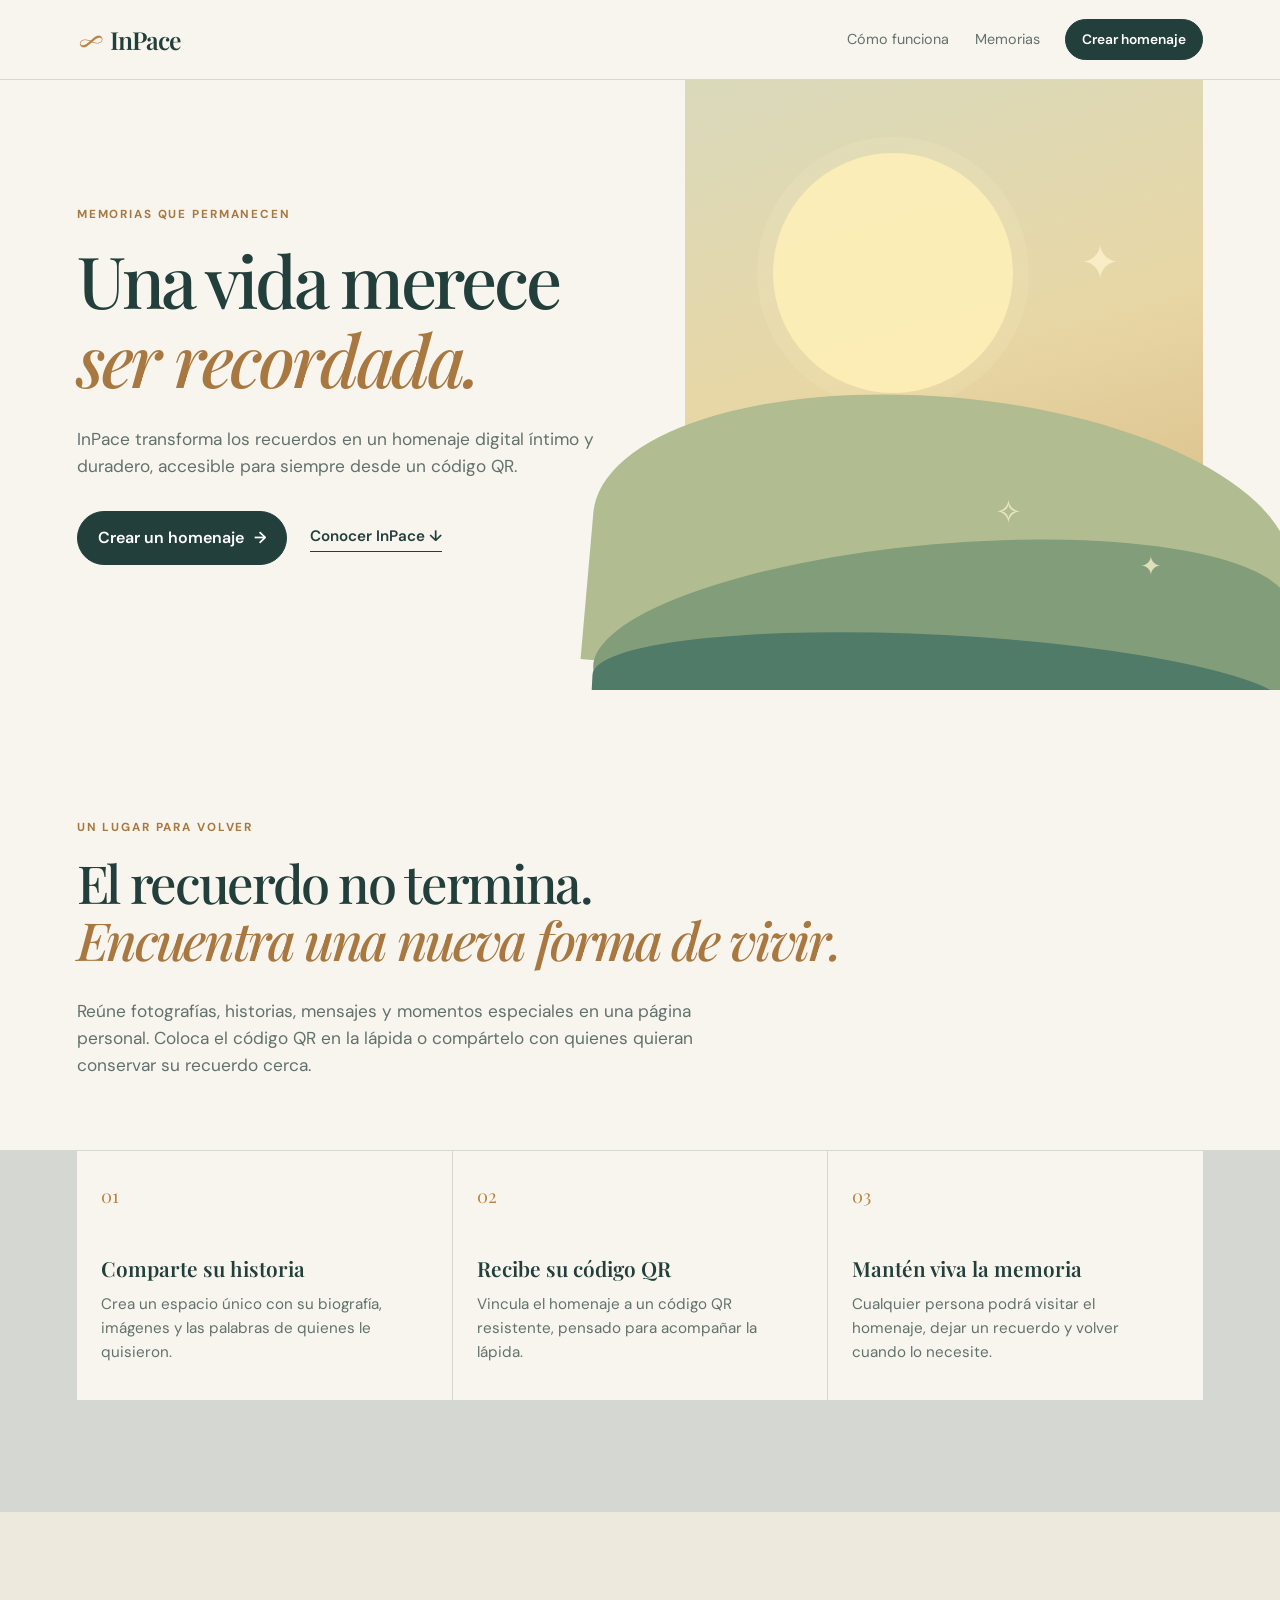
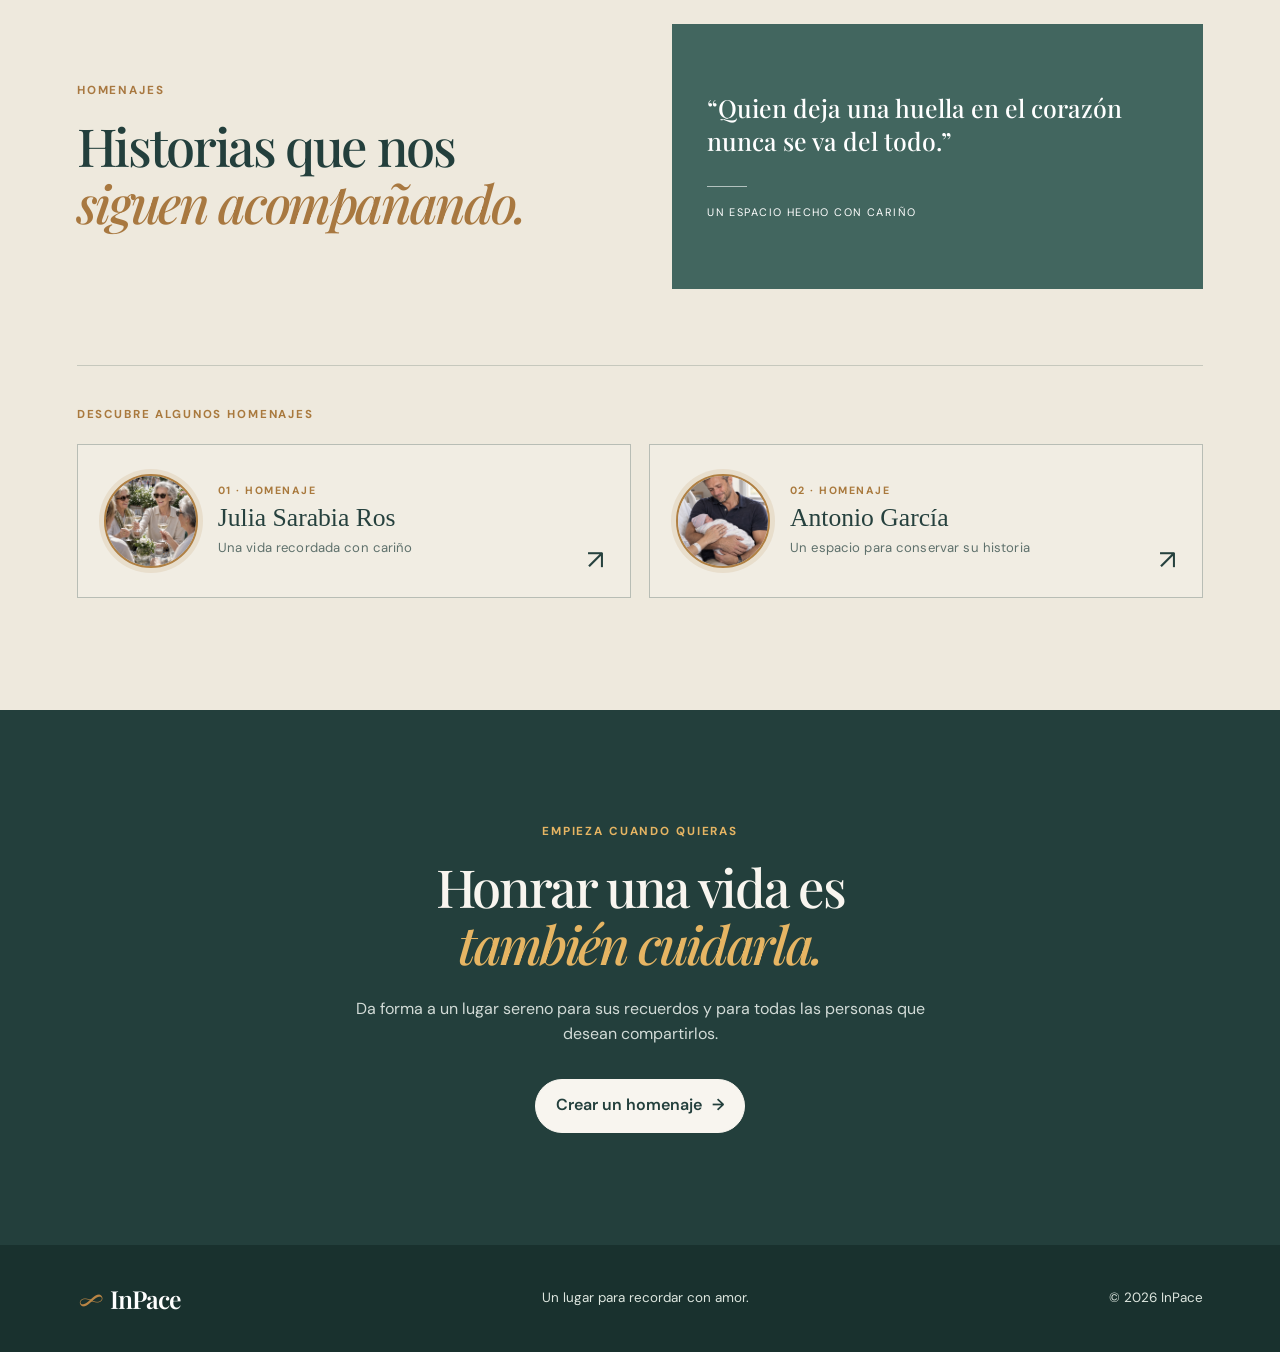
<file: index.html>
<!doctype html>
<html lang="es">
<head>
  <meta charset="UTF-8" />
  <meta name="viewport" content="width=device-width, initial-scale=1.0" />
  <meta name="description" content="InPace · Un espacio para honrar, recordar y compartir vidas que permanecen." />
  <title>InPace · Memorias que permanecen</title>
  <link rel="preconnect" href="https://fonts.googleapis.com" />
  <link rel="preconnect" href="https://fonts.gstatic.com" crossorigin />
  <link href="https://fonts.googleapis.com/css2?family=DM+Sans:wght@400;500;600;700&family=Playfair+Display:ital,wght@0,500;0,600;0,700;1,500&display=swap" rel="stylesheet" />
  <link rel="stylesheet" href="styles.css" />
</head>
<body>
  <header class="site-header">
    <a class="brand" href="#inicio" aria-label="InPace, inicio"><span class="brand-mark">∞</span>InPace</a>
    <nav aria-label="Navegación principal">
      <a href="#como-funciona">Cómo funciona</a>
      <a href="memoria-julia-sarabia-ros.html">Memorias</a>
      <a class="button button-small" href="crear-memoria.html">Crear homenaje</a>
    </nav>
    <a class="mobile-memories" href="memoria-julia-sarabia-ros.html">Memorias <span aria-hidden="true">→</span></a>
  </header>

  <main id="inicio">
    <section class="hero">
      <div class="hero-copy">
        <p class="eyebrow">MEMORIAS QUE PERMANECEN</p>
        <h1>Una vida merece<br /><em>ser recordada.</em></h1>
        <p class="lead">InPace transforma los recuerdos en un homenaje digital íntimo y duradero, accesible para siempre desde un código QR.</p>
        <div class="hero-actions">
          <a class="button" href="crear-memoria.html">Crear un homenaje <span aria-hidden="true">→</span></a>
          <a class="text-link" href="#como-funciona">Conocer InPace <span aria-hidden="true">↓</span></a>
        </div>
      </div>
      <div class="hero-art" aria-hidden="true">
        <div class="sun"></div>
        <div class="horizon horizon-one"></div>
        <div class="horizon horizon-two"></div>
        <div class="horizon horizon-three"></div>
        <div class="flower flower-one">✦</div>
        <div class="flower flower-two">✧</div>
        <div class="flower flower-three">✦</div>
      </div>
    </section>

    <section class="intro" id="como-funciona">
      <p class="eyebrow">UN LUGAR PARA VOLVER</p>
      <h2>El recuerdo no termina.<br /><em>Encuentra una nueva forma de vivir.</em></h2>
      <p>Reúne fotografías, historias, mensajes y momentos especiales en una página personal. Coloca el código QR en la lápida o compártelo con quienes quieran conservar su recuerdo cerca.</p>
    </section>

    <section class="steps">
      <article>
        <span class="step-number">01</span>
        <h3>Comparte su historia</h3>
        <p>Crea un espacio único con su biografía, imágenes y las palabras de quienes le quisieron.</p>
      </article>
      <article>
        <span class="step-number">02</span>
        <h3>Recibe su código QR</h3>
        <p>Vincula el homenaje a un código QR resistente, pensado para acompañar la lápida.</p>
      </article>
      <article>
        <span class="step-number">03</span>
        <h3>Mantén viva la memoria</h3>
        <p>Cualquier persona podrá visitar el homenaje, dejar un recuerdo y volver cuando lo necesite.</p>
      </article>
    </section>

    <section class="memories" id="memorias">
      <div>
        <p class="eyebrow">HOMENAJES</p>
        <h2>Historias que nos<br /><em>siguen acompañando.</em></h2>
      </div>
      <div class="memory-card">
        <p class="quote">“Quien deja una huella en el corazón nunca se va del todo.”</p>
        <div class="card-line"></div>
        <p class="card-label">UN ESPACIO HECHO CON CARIÑO</p>
      </div>
      <div class="memory-examples" aria-label="Ejemplos de memorias">
  <p class="memory-examples-label">DESCUBRE ALGUNOS HOMENAJES</p>
  <div class="memory-examples-grid">
    <a class="memory-example-card" href="memoria-julia-sarabia-ros.html">
      <span class="memory-example-photo">
        <img
          src="images/08 - Jubilación con amigas.jpg"
          alt="Julia Sarabia Ros con su familia"
        />
      </span>

      <span class="memory-example-content">
        <span class="memory-example-number">01 · HOMENAJE</span>
        <span class="memory-example-title">Julia Sarabia Ros</span>
        <span class="memory-example-subtitle">Una vida recordada con cariño</span>
      </span>

      <span class="memory-example-arrow" aria-hidden="true">↗</span>
    </a>

    <a class="memory-example-card" href="memoria-antonio-garcia.html">
      <span class="memory-example-photo">
        <img
          src="images/antonio-garcia/H05 - Nacimiento de su hija.jpg"
          alt="Antonio García el día de su boda"
        />
      </span>

      <span class="memory-example-content">
        <span class="memory-example-number">02 · HOMENAJE</span>
        <span class="memory-example-title">Antonio García</span>
        <span class="memory-example-subtitle">Un espacio para conservar su historia</span>
      </span>

      <span class="memory-example-arrow" aria-hidden="true">↗</span>
    </a>
  </div>
</div>
</section>
    <section class="cta" id="crear">
      <p class="eyebrow">EMPIEZA CUANDO QUIERAS</p>
      <h2>Honrar una vida es<br /><em>también cuidarla.</em></h2>
      <p>Da forma a un lugar sereno para sus recuerdos y para todas las personas que desean compartirlos.</p>
      <a class="button button-light" href="crear-memoria.html">Crear un homenaje <span aria-hidden="true">→</span></a>
    </section>
  </main>

  <footer>
    <a class="brand" href="#inicio"><span class="brand-mark">∞</span>InPace</a>
    <p>Un lugar para recordar con amor.</p>
    <p>© <span id="year"></span> InPace</p>
  </footer>
  <script src="script.js"></script>
</body>
</html>
</file>
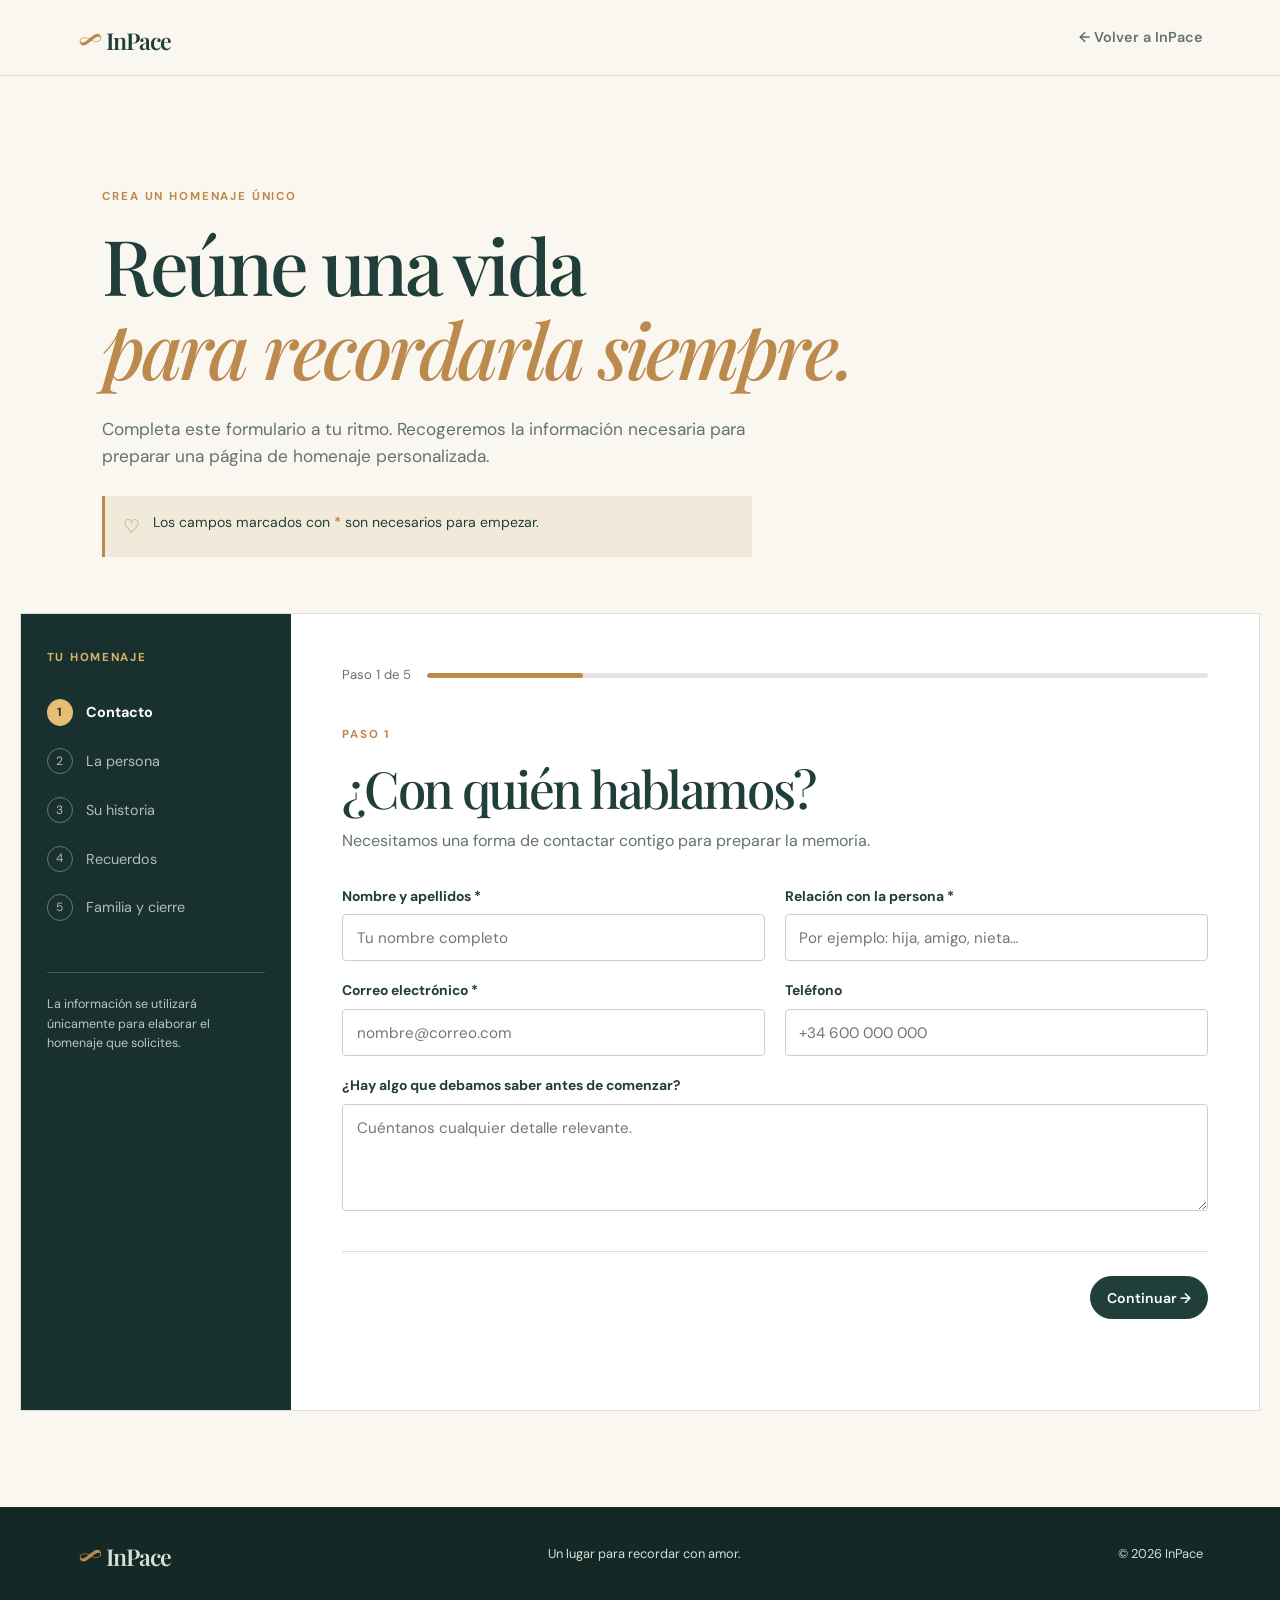
<file: crear-memoria.html>
<!doctype html>
<html lang="es"><head><meta charset="UTF-8"><meta name="viewport" content="width=device-width,initial-scale=1.0"><meta name="description" content="Formulario de InPace para solicitar la creación de una nueva memoria."><title>Crear una memoria | InPace</title><link rel="preconnect" href="https://fonts.googleapis.com"><link rel="preconnect" href="https://fonts.gstatic.com" crossorigin><link href="https://fonts.googleapis.com/css2?family=DM+Sans:wght@400;500;600;700&family=Playfair+Display:ital,wght@0,500;0,600;0,700;1,500&display=swap" rel="stylesheet"><link rel="stylesheet" href="crear-memoria.css"></head><body><header class="topbar"><a class="brand" href="index.html"><span>∞</span> InPace</a><a class="back-link" href="index.html">← Volver a InPace</a></header><main><section class="intro"><p class="eyebrow">CREA UN HOMENAJE ÚNICO</p><h1>Reúne una vida<br><em>para recordarla siempre.</em></h1><p>Completa este formulario a tu ritmo. Recogeremos la información necesaria para preparar una página de homenaje personalizada.</p><div class="notice"><span>♡</span><p>Los campos marcados con <b>*</b> son necesarios para empezar.</p></div></section><section class="form-shell" aria-label="Formulario para crear una memoria"><aside class="steps-panel"><p class="steps-label">TU HOMENAJE</p><ol id="stepList"><li class="active"><span>1</span>Contacto</li><li><span>2</span>La persona</li><li><span>3</span>Su historia</li><li><span>4</span>Recuerdos</li><li><span>5</span>Familia y cierre</li></ol><p class="privacy-note">La información se utilizará únicamente para elaborar el homenaje que solicites.</p></aside><form id="memoryForm" novalidate><div class="progress"><span id="progressText">Paso 1 de 5</span><div class="progress-track"><i id="progressBar"></i></div></div><section class="form-step active"><div class="form-heading"><p class="eyebrow">PASO 1</p><h2>¿Con quién hablamos?</h2><p>Necesitamos una forma de contactar contigo para preparar la memoria.</p></div><div class="fields two-cols"><label>Nombre y apellidos *<input required name="contact_name" autocomplete="name" placeholder="Tu nombre completo"></label><label>Relación con la persona *<input required name="relationship" placeholder="Por ejemplo: hija, amigo, nieta…"></label><label>Correo electrónico *<input required type="email" name="email" autocomplete="email" placeholder="nombre@correo.com"></label><label>Teléfono <input type="tel" name="phone" autocomplete="tel" placeholder="+34 600 000 000"></label></div><label class="full-field">¿Hay algo que debamos saber antes de comenzar?<textarea name="contact_notes" rows="4" placeholder="Cuéntanos cualquier detalle relevante."></textarea></label></section><section class="form-step"><div class="form-heading"><p class="eyebrow">PASO 2</p><h2>La persona homenajeada</h2><p>Estos datos formarán la cabecera de su memoria.</p></div><div class="fields two-cols"><label>Nombre y apellidos *<input required name="person_name" placeholder="Nombre completo"></label><label>Nombre con el que le conocían<input name="preferred_name" placeholder="Por ejemplo: Julia, Yaya…"></label><label>Fecha de nacimiento *<input required type="date" name="birth_date"></label><label>Fecha de fallecimiento *<input required type="date" name="death_date"></label><label>Lugar de nacimiento<input name="birth_place" placeholder="Ciudad o localidad"></label><label>Lugar de despedida o descanso<input name="resting_place" placeholder="Opcional"></label></div><label class="full-field">Frase principal o dedicatoria<input name="hero_quote" placeholder="Por ejemplo: Su amor sigue viviendo en cada uno de nosotros."></label><div class="upload-box"><label for="heroPhoto">Fotografía principal</label><input id="heroPhoto" name="hero_photo" type="file" accept="image/*"><p>Elige una imagen que represente su esencia.</p></div><div class="fields two-cols"><label>Color principal<select name="color_theme"><option value="verde">Verde sereno</option><option value="azul">Azul profundo</option><option value="tierra">Tonos tierra</option><option value="lavanda">Lavanda suave</option></select></label><label>Visibilidad inicial<select name="visibility"><option value="privada">Privada: solo con enlace</option><option value="publica">Pública: visible para cualquiera</option></select></label></div></section><section class="form-step"><div class="form-heading"><p class="eyebrow">PASO 3</p><h2>Su historia</h2><p>Da forma a la introducción y a los momentos que dibujaron su camino.</p></div><label class="full-field">Texto de presentación *<textarea required name="biography" rows="7" placeholder="Describe quién fue, qué le definía y qué legado dejó…"></textarea></label><label class="full-field">Título para la línea del tiempo<input name="timeline_title" placeholder="Por ejemplo: Momentos que dibujaron su camino."></label><div class="repeat-header"><div><h3>Línea del tiempo</h3><p>Añade hasta 12 hitos: infancia, estudios, relaciones, trabajo, viajes o logros.</p></div><button class="secondary-button add-item" type="button" data-target="timelineItems" data-template="timelineTemplate" data-limit="12">+ Añadir hito</button></div><div id="timelineItems" class="repeat-list"></div><template id="timelineTemplate"><article class="repeat-card"><div class="card-top"><strong>Hito <span class="item-number"></span></strong><button class="remove-item" type="button">Eliminar</button></div><div class="fields three-cols"><label>Año o fecha<input name="timeline_date[]" placeholder="Ej.: 1974"></label><label class="span-two">Título<input name="timeline_title[]" placeholder="Ej.: Una boda para recordar"></label></div><label>Descripción<textarea name="timeline_description[]" rows="3" placeholder="Explica este recuerdo."></textarea></label></article></template></section><section class="form-step"><div class="form-heading"><p class="eyebrow">PASO 4</p><h2>Imágenes y palabras</h2><p>Reúne las fotografías, condolencias y tributos que harán único el homenaje.</p></div><div class="repeat-header"><div><h3>Galería de recuerdos</h3><p>Sube imágenes y añade una fecha o descripción.</p></div><button class="secondary-button add-item" type="button" data-target="galleryItems" data-template="galleryTemplate" data-limit="20">+ Añadir fotografía</button></div><div id="galleryItems" class="repeat-list compact"></div><template id="galleryTemplate"><article class="repeat-card"><div class="card-top"><strong>Fotografía <span class="item-number"></span></strong><button class="remove-item" type="button">Eliminar</button></div><div class="fields three-cols"><label class="span-two">Imagen<input name="gallery_image[]" type="file" accept="image/*"></label><label>Año o fecha<input name="gallery_date[]" placeholder="Ej.: 1996"></label></div><label>Pie de foto<input name="gallery_caption[]" placeholder="Ej.: El viaje que siempre soñó"></label></article></template><div class="repeat-header separation"><div><h3>Libro de condolencias</h3><p>Puedes incluir hasta 10 mensajes.</p></div><button class="secondary-button add-item" type="button" data-target="condolenceItems" data-template="condolenceTemplate" data-limit="10">+ Añadir mensaje</button></div><div id="condolenceItems" class="repeat-list"></div><template id="condolenceTemplate"><article class="repeat-card"><div class="card-top"><strong>Mensaje <span class="item-number"></span></strong><button class="remove-item" type="button">Eliminar</button></div><div class="fields two-cols"><label>Nombre de quien escribe<input name="condolence_author[]" placeholder="Nombre y apellidos"></label><label>Relación<input name="condolence_relation[]" placeholder="Ej.: amiga, hijo, compañero"></label></div><label>Mensaje<textarea name="condolence_message[]" rows="4" placeholder="Escribe el recuerdo o despedida."></textarea></label></article></template><div class="repeat-header separation"><div><h3>Tributos y pequeños recuerdos</h3><p>Estas tarjetas resumen gestos, cualidades o historias que le definían.</p></div><button class="secondary-button add-item" type="button" data-target="tributeItems" data-template="tributeTemplate" data-limit="12">+ Añadir tributo</button></div><div id="tributeItems" class="repeat-list"></div><template id="tributeTemplate"><article class="repeat-card"><div class="card-top"><strong>Tributo <span class="item-number"></span></strong><button class="remove-item" type="button">Eliminar</button></div><div class="fields two-cols"><label>Título<input name="tribute_title[]" placeholder="Ej.: Una mesa para todos"></label><label>Autor o procedencia<input name="tribute_author[]" placeholder="Ej.: Recuerdo de Laura"></label></div><label>Texto<textarea name="tribute_text[]" rows="3" placeholder="Cuenta este pequeño gran gesto."></textarea></label></article></template></section><section class="form-step"><div class="form-heading"><p class="eyebrow">PASO 5</p><h2>Familia y cierre</h2><p>Completa el árbol familiar y las preferencias de publicación.</p></div><div class="family-box"><h3>Árbol genealógico</h3><p>Añade familiares de hasta tres generaciones por encima y tres por debajo.</p><div class="repeat-header"><span></span><button class="secondary-button add-item" type="button" data-target="familyItems" data-template="familyTemplate" data-limit="30">+ Añadir familiar</button></div><div id="familyItems" class="repeat-list"></div></div><template id="familyTemplate"><article class="repeat-card"><div class="card-top"><strong>Familiar <span class="item-number"></span></strong><button class="remove-item" type="button">Eliminar</button></div><div class="fields three-cols"><label>Nombre<input name="family_name[]" placeholder="Nombre y apellidos"></label><label>Vínculo<select name="family_relation[]"><option>Bisabuelo/a</option><option>Abuelo/a</option><option>Padre / madre</option><option>Esposo/a o pareja</option><option>Hijo/a</option><option>Nieto/a</option><option>Bisnieto/a</option><option>Otro</option></select></label><label>Generación<select name="family_generation[]"><option value="-3">3 arriba: bisabuelo/a</option><option value="-2">2 arriba: abuelo/a</option><option value="-1">1 arriba: padre/madre</option><option value="0">Misma generación: pareja</option><option value="1">1 abajo: hijo/a</option><option value="2">2 abajo: nieto/a</option><option value="3">3 abajo: bisnieto/a</option></select></label></div></article></template><div class="closing-fields"><label class="full-field">Frase de cierre<input name="closing_quote" placeholder="Por ejemplo: Las personas que amamos no se van del todo."></label><label class="full-field">Texto de cierre<textarea name="closing_text" rows="4" placeholder="Un último texto para despedir y agradecer."></textarea></label></div><fieldset class="options"><legend>Servicios opcionales</legend><label><input type="checkbox" name="qr"> Quiero recibir un código QR para enlazar la memoria desde una lápida, placa o recuerdo.</label><label><input type="checkbox" name="editing"> Quiero poder solicitar futuras actualizaciones.</label><label><input type="checkbox" name="help"> Necesito ayuda para reunir o redactar los recuerdos.</label></fieldset><fieldset class="consent"><legend>Consentimiento</legend><label><input required type="checkbox" name="permission"> <span>Confirmo que dispongo de autorización para compartir fotografías, textos y datos. *</span></label><label><input required type="checkbox" name="privacy"> <span>Acepto que InPace use estos datos para preparar la memoria solicitada. *</span></label></fieldset></section><div class="form-actions"><button id="prevButton" class="secondary-button" type="button">← Anterior</button><button id="nextButton" class="primary-button" type="button">Continuar →</button><button id="submitButton" class="primary-button" type="submit">Enviar solicitud de memoria →</button></div><p id="formMessage" class="form-message" role="status" aria-live="polite"></p></form></section></main><footer class="site-footer"><a class="brand" href="index.html"><span>∞</span> InPace</a><p>Un lugar para recordar con amor.</p><p>© <span id="year"></span> InPace</p></footer><script src="crear-memoria.js"></script></body></html>
</file>
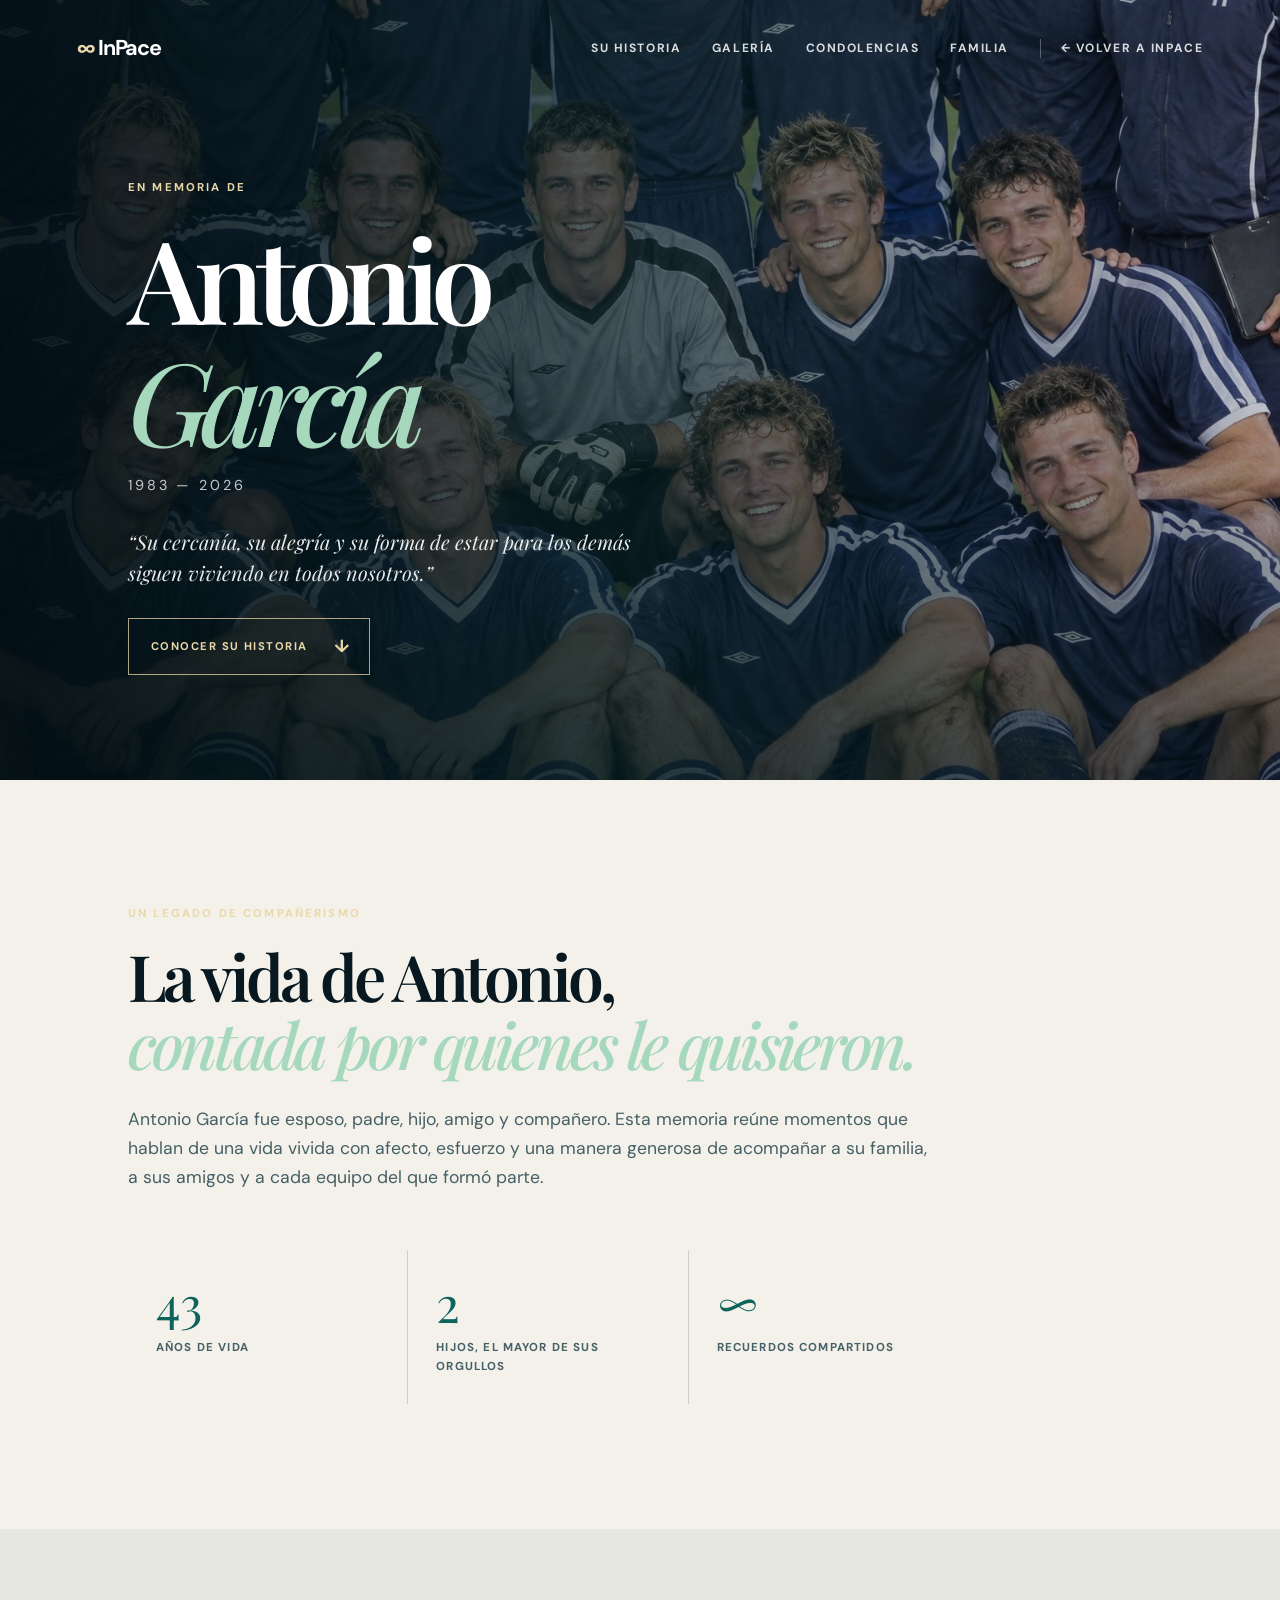
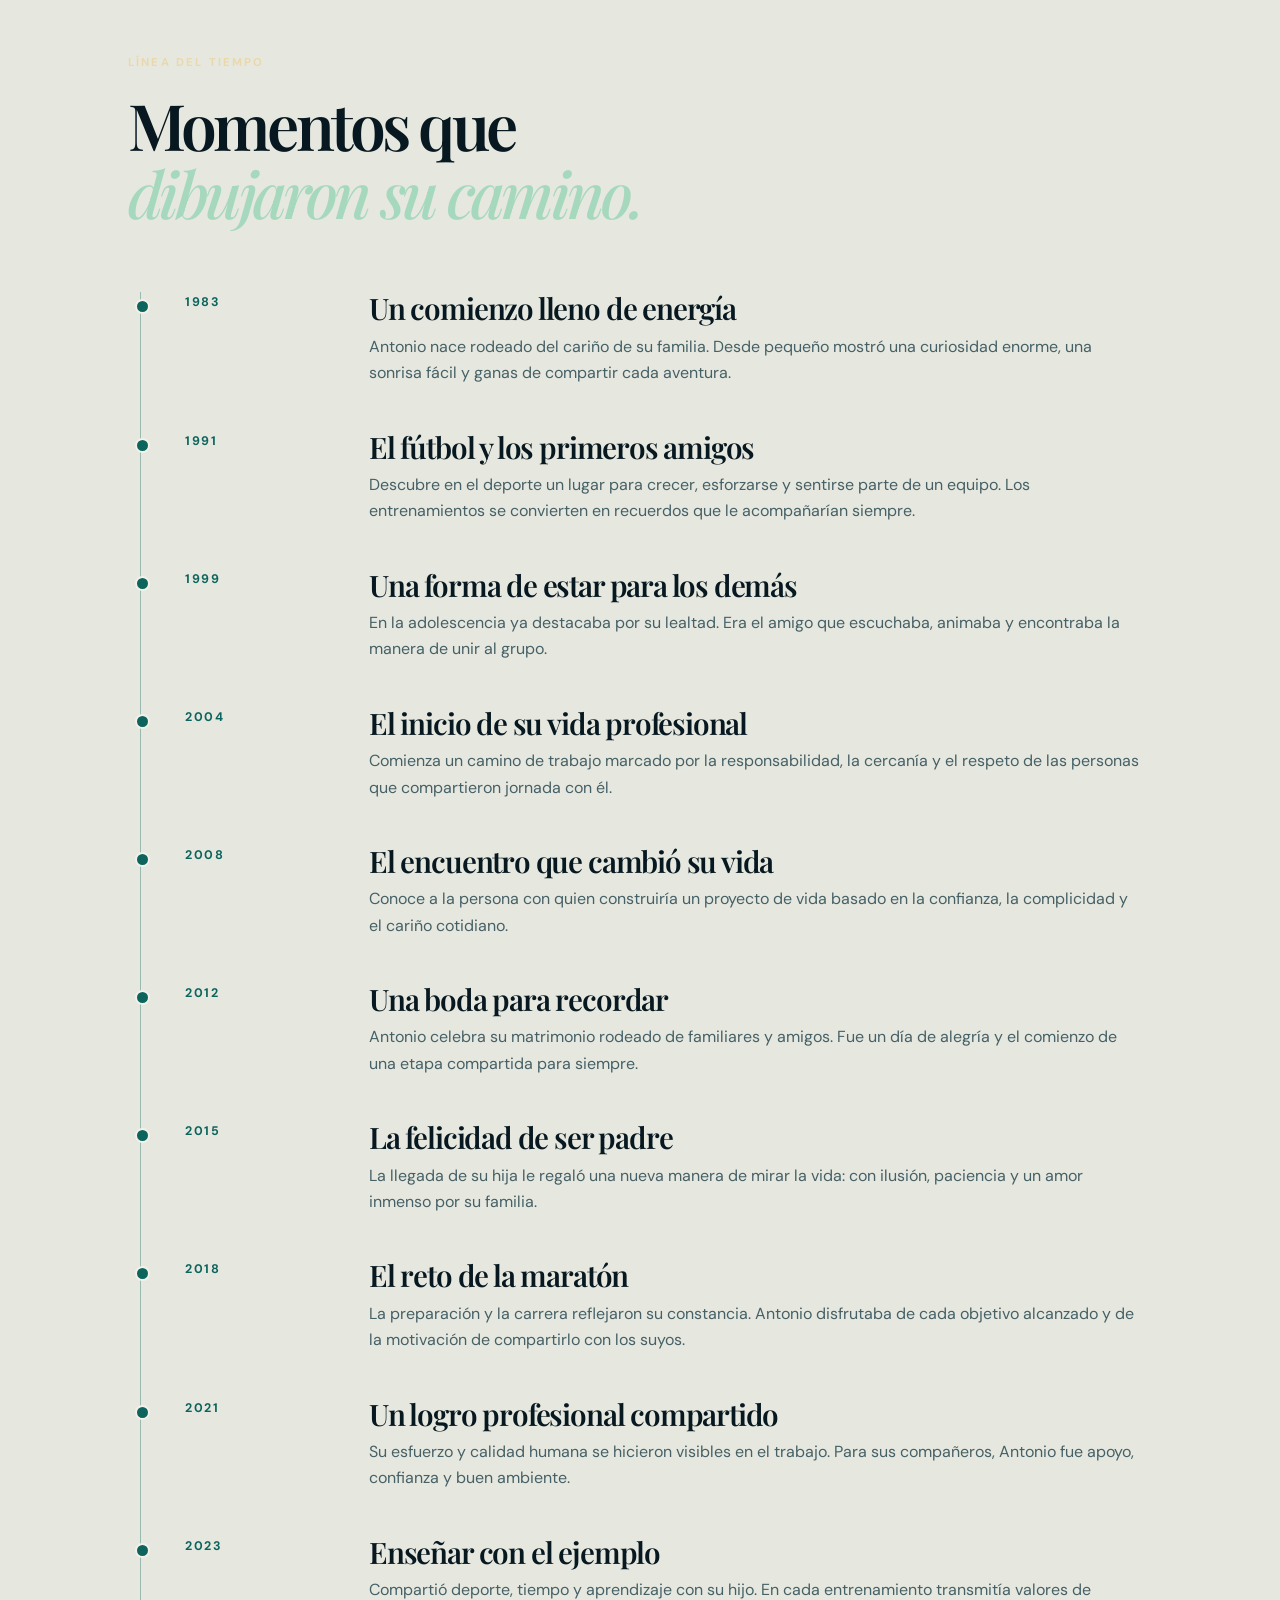
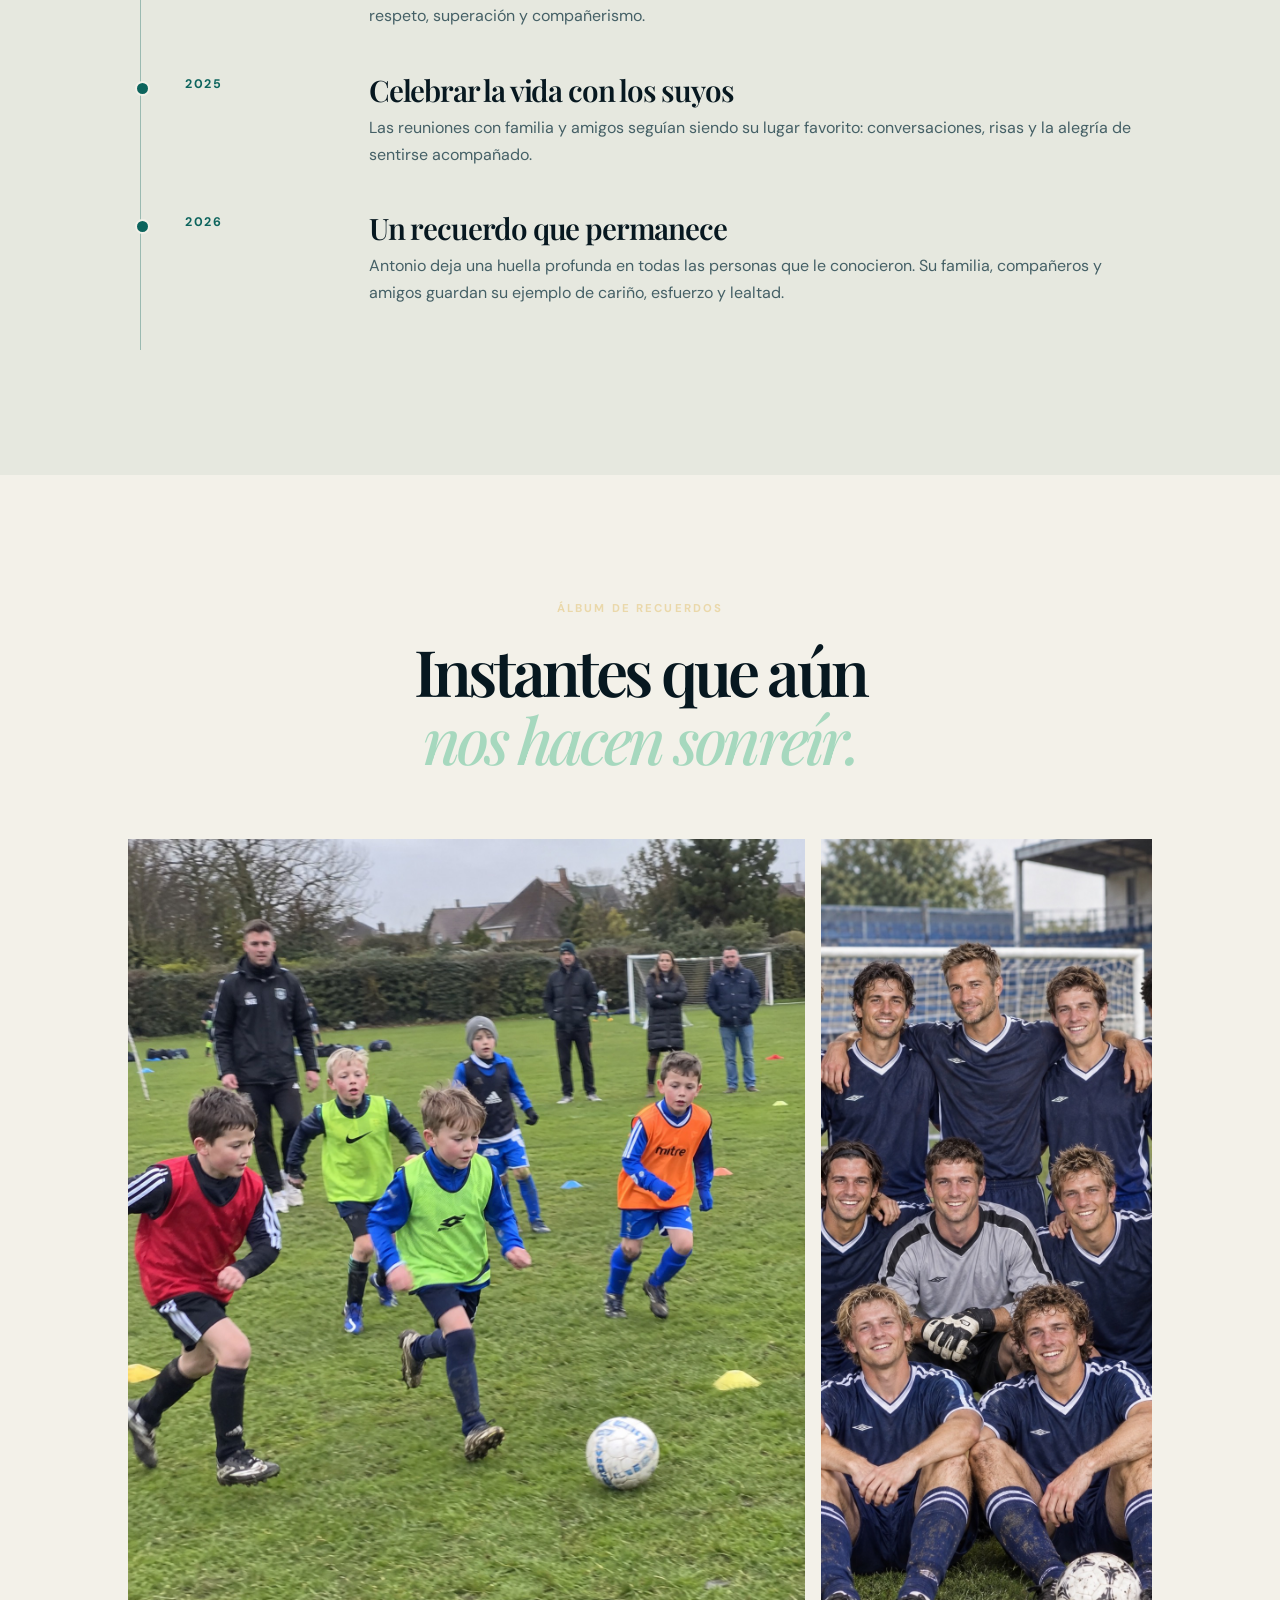
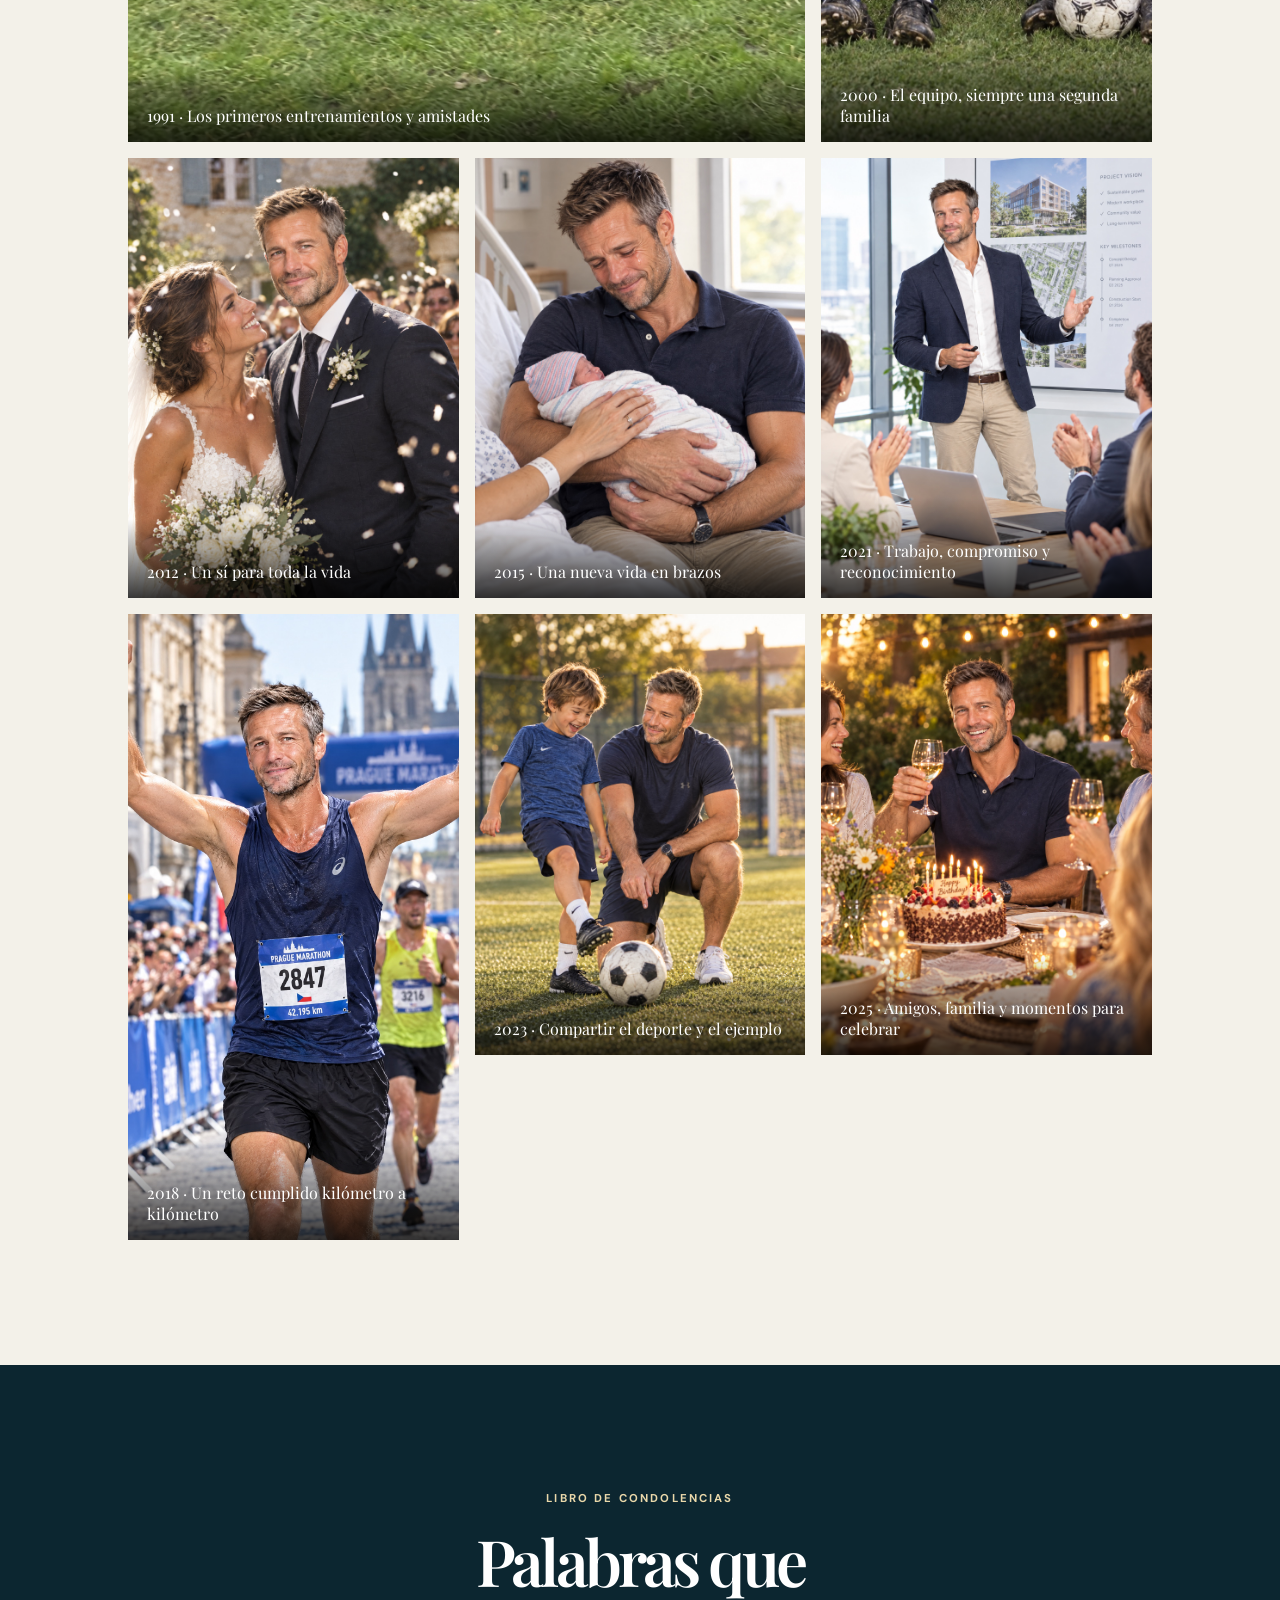
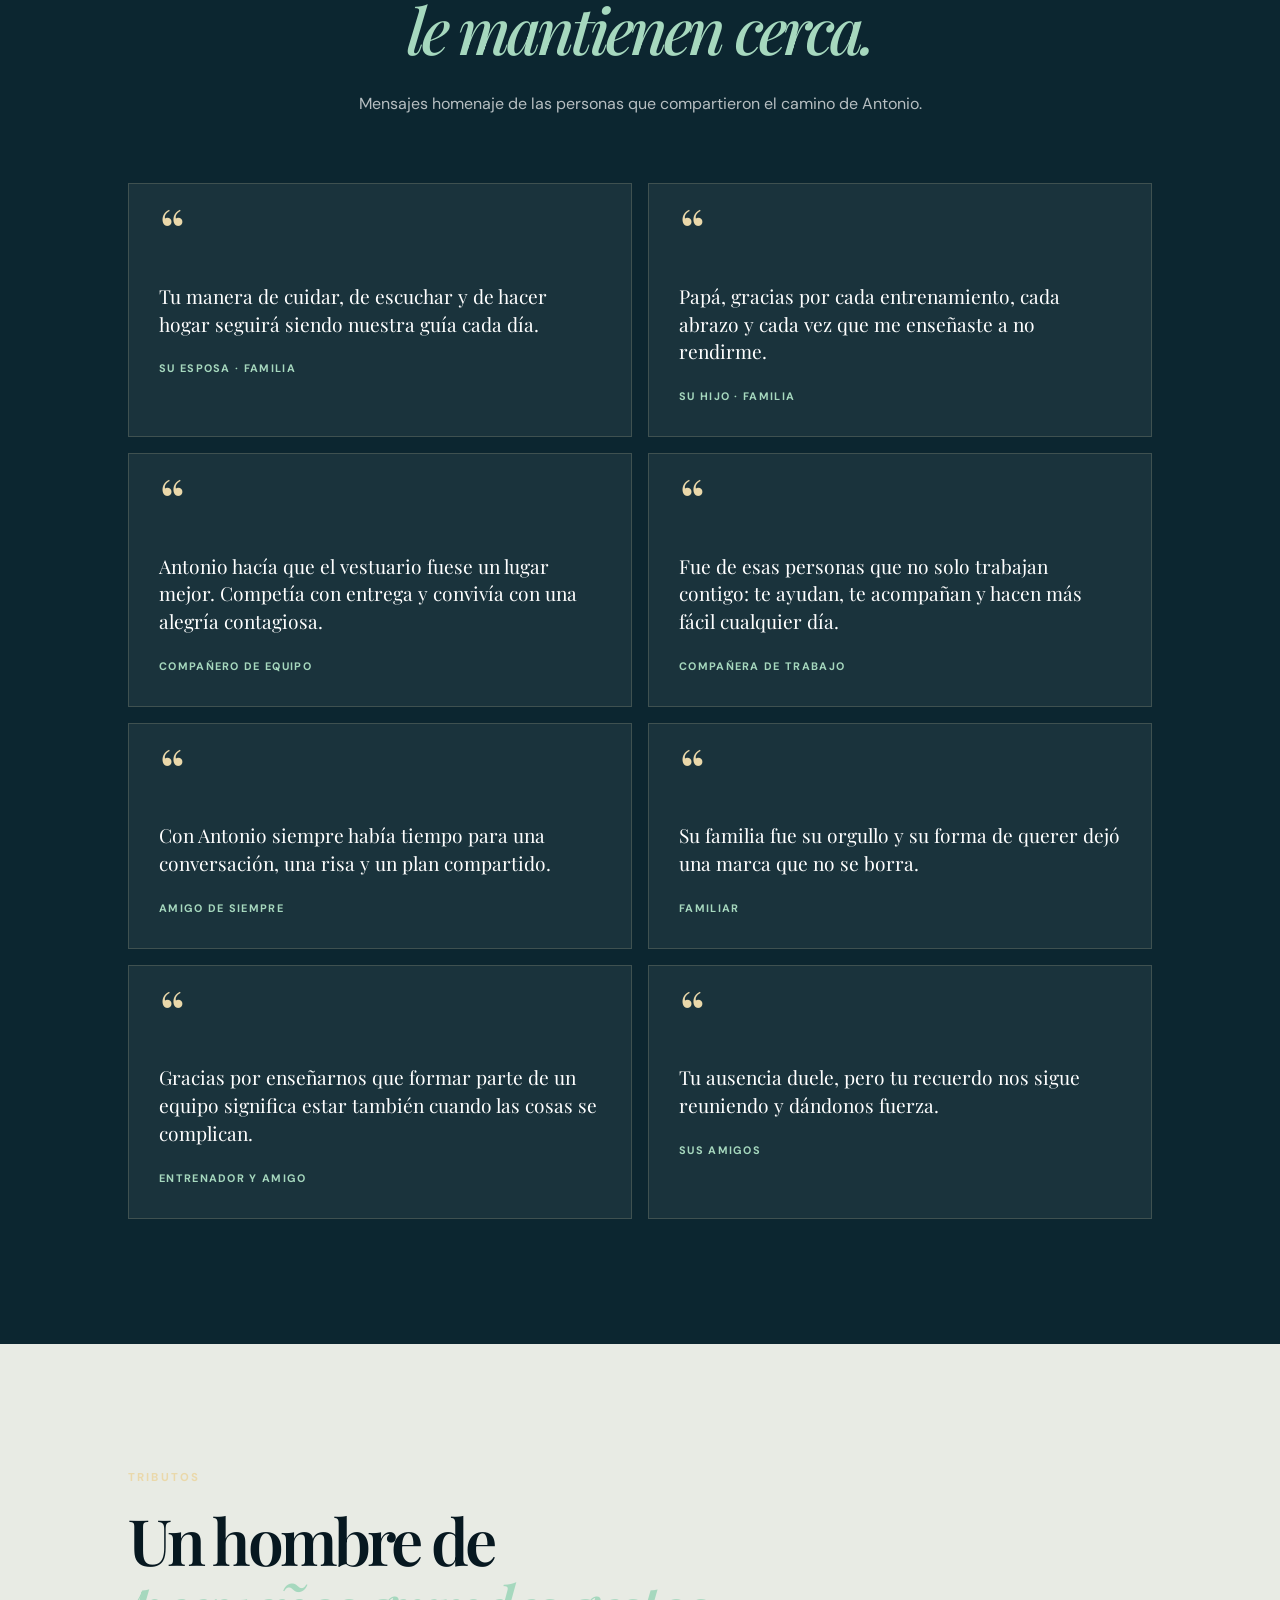
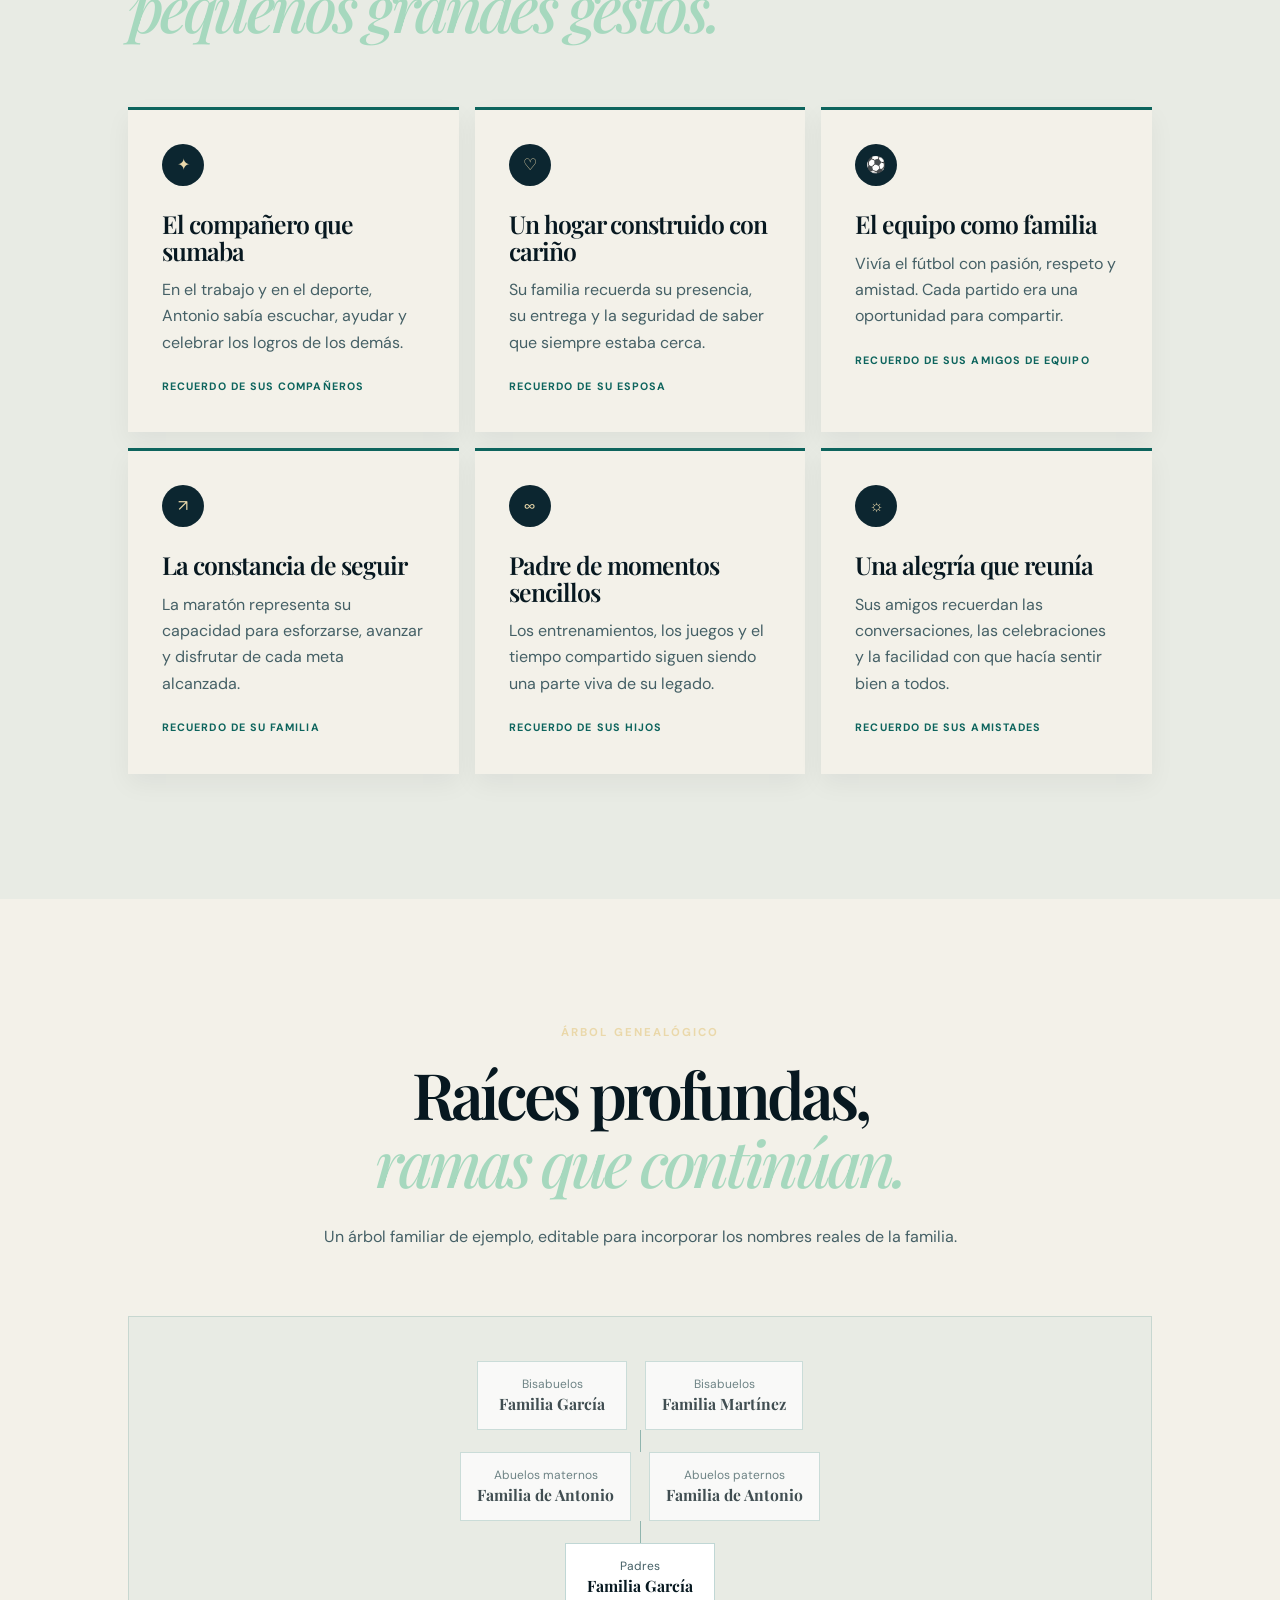
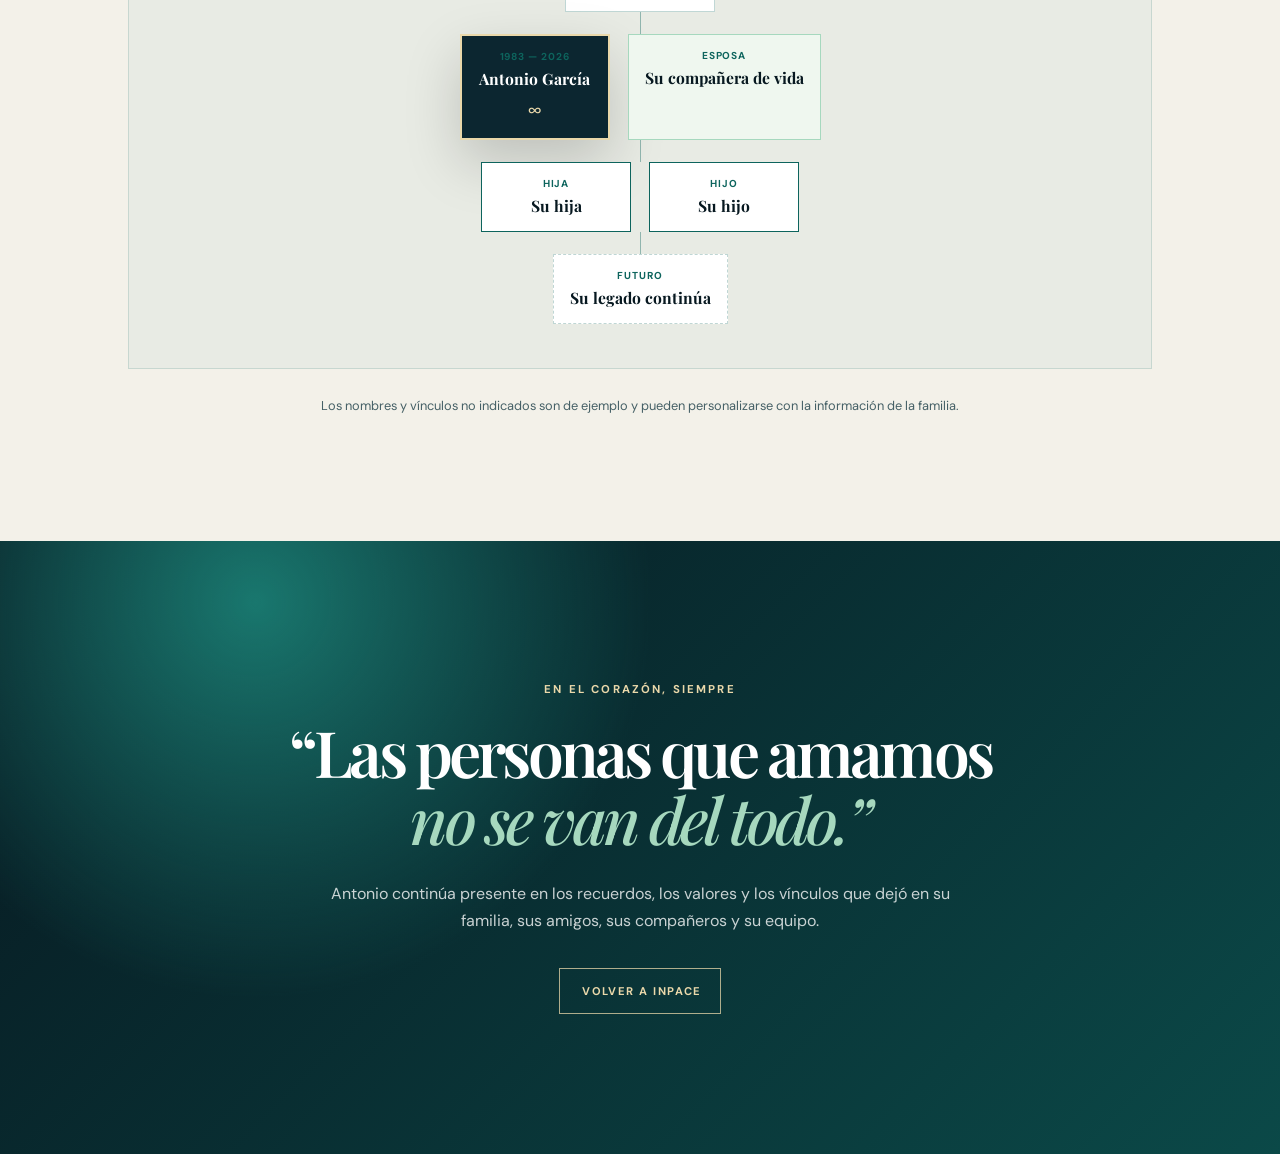
<file: memoria-antonio-garcia.html>
<!doctype html>
<html lang="es">
<head>
  <meta charset="UTF-8" />
  <meta name="viewport" content="width=device-width, initial-scale=1.0" />
  <meta name="description" content="Homenaje a Antonio García (1983–2026)." />
  <title>Antonio García · 1983–2026 | InPace</title>
  <link rel="preconnect" href="https://fonts.googleapis.com" />
  <link rel="preconnect" href="https://fonts.gstatic.com" crossorigin />
  <link href="https://fonts.googleapis.com/css2?family=DM+Sans:wght@400;500;600;700&family=Playfair+Display:ital,wght@0,500;0,600;0,700;1,500&display=swap" rel="stylesheet" />
  <link rel="stylesheet" href="memoria-antonio-garcia.css" />
</head>
<body>
  <header class="topbar">
    <a class="brand" href="index.html"><span>∞</span> InPace</a>
    <button class="menu-button" type="button" aria-label="Abrir navegación" aria-expanded="false">☰</button>
    <nav id="nav">
      <a href="#historia">Su historia</a>
      <a href="#galeria">Galería</a>
      <a href="#condolencias">Condolencias</a>
      <a href="#familia">Familia</a>
      <a class="back" href="index.html">← Volver a InPace</a>
    </nav>
  </header>

  <main>
    <section class="hero">
      <img class="hero-image" src="images/antonio-garcia/H02%20-%20Foto%20con%20el%20equipo%20de%20fu%CC%81tbol.jpg" alt="Antonio con su equipo de fútbol" />
      <div class="hero-shade"></div>
      <div class="hero-content">
        <p class="eyebrow">EN MEMORIA DE</p>
        <h1>Antonio<br /><em>García</em></h1>
        <p class="dates">1983 — 2026</p>
        <p class="hero-quote">“Su cercanía, su alegría y su forma de estar para los demás siguen viviendo en todos nosotros.”</p>
        <a class="scroll-link" href="#historia">Conocer su historia <span>↓</span></a>
      </div>
    </section>

    <section class="welcome" id="historia">
      <p class="eyebrow">UN LEGADO DE COMPAÑERISMO</p>
      <h2>La vida de Antonio,<br /><em>contada por quienes le quisieron.</em></h2>
      <p>Antonio García fue esposo, padre, hijo, amigo y compañero. Esta memoria reúne momentos que hablan de una vida vivida con afecto, esfuerzo y una manera generosa de acompañar a su familia, a sus amigos y a cada equipo del que formó parte.</p>
      <div class="facts">
        <div><span>43</span><small>Años de vida</small></div>
        <div><span>2</span><small>Hijos, el mayor de sus orgullos</small></div>
        <div><span>∞</span><small>Recuerdos compartidos</small></div>
      </div>
    </section>

    <section class="timeline-section">
      <div class="section-title">
        <p class="eyebrow">LÍNEA DEL TIEMPO</p>
        <h2>Momentos que<br /><em>dibujaron su camino.</em></h2>
      </div>
      <ol class="timeline">
        <li><time>1983</time><div><h3>Un comienzo lleno de energía</h3><p>Antonio nace rodeado del cariño de su familia. Desde pequeño mostró una curiosidad enorme, una sonrisa fácil y ganas de compartir cada aventura.</p></div></li>
        <li><time>1991</time><div><h3>El fútbol y los primeros amigos</h3><p>Descubre en el deporte un lugar para crecer, esforzarse y sentirse parte de un equipo. Los entrenamientos se convierten en recuerdos que le acompañarían siempre.</p></div></li>
        <li><time>1999</time><div><h3>Una forma de estar para los demás</h3><p>En la adolescencia ya destacaba por su lealtad. Era el amigo que escuchaba, animaba y encontraba la manera de unir al grupo.</p></div></li>
        <li><time>2004</time><div><h3>El inicio de su vida profesional</h3><p>Comienza un camino de trabajo marcado por la responsabilidad, la cercanía y el respeto de las personas que compartieron jornada con él.</p></div></li>
        <li><time>2008</time><div><h3>El encuentro que cambió su vida</h3><p>Conoce a la persona con quien construiría un proyecto de vida basado en la confianza, la complicidad y el cariño cotidiano.</p></div></li>
        <li><time>2012</time><div><h3>Una boda para recordar</h3><p>Antonio celebra su matrimonio rodeado de familiares y amigos. Fue un día de alegría y el comienzo de una etapa compartida para siempre.</p></div></li>
        <li><time>2015</time><div><h3>La felicidad de ser padre</h3><p>La llegada de su hija le regaló una nueva manera de mirar la vida: con ilusión, paciencia y un amor inmenso por su familia.</p></div></li>
        <li><time>2018</time><div><h3>El reto de la maratón</h3><p>La preparación y la carrera reflejaron su constancia. Antonio disfrutaba de cada objetivo alcanzado y de la motivación de compartirlo con los suyos.</p></div></li>
        <li><time>2021</time><div><h3>Un logro profesional compartido</h3><p>Su esfuerzo y calidad humana se hicieron visibles en el trabajo. Para sus compañeros, Antonio fue apoyo, confianza y buen ambiente.</p></div></li>
        <li><time>2023</time><div><h3>Enseñar con el ejemplo</h3><p>Compartió deporte, tiempo y aprendizaje con su hijo. En cada entrenamiento transmitía valores de respeto, superación y compañerismo.</p></div></li>
        <li><time>2025</time><div><h3>Celebrar la vida con los suyos</h3><p>Las reuniones con familia y amigos seguían siendo su lugar favorito: conversaciones, risas y la alegría de sentirse acompañado.</p></div></li>
        <li><time>2026</time><div><h3>Un recuerdo que permanece</h3><p>Antonio deja una huella profunda en todas las personas que le conocieron. Su familia, compañeros y amigos guardan su ejemplo de cariño, esfuerzo y lealtad.</p></div></li>
      </ol>
    </section>

    <section class="gallery-section" id="galeria">
      <div class="section-title centered">
        <p class="eyebrow">ÁLBUM DE RECUERDOS</p>
        <h2>Instantes que aún<br /><em>nos hacen sonreír.</em></h2>
      </div>
      <div class="gallery">
        <figure class="wide"><img src="images/antonio-garcia/Nin%CC%83o%20de%208%20an%CC%83os%20entrenando%20al%20fu%CC%81tbol%20con%20otros%20nin%CC%83os%20-%20foto%20de%20mo%CC%81vil.jpg" alt="Antonio de niño entrenando al fútbol" /><figcaption>1991 · Los primeros entrenamientos y amistades</figcaption></figure>
        <figure><img src="images/antonio-garcia/H02%20-%20Foto%20con%20el%20equipo%20de%20fu%CC%81tbol.jpg" alt="Antonio con el equipo de fútbol" /><figcaption>2000 · El equipo, siempre una segunda familia</figcaption></figure>
        <figure><img src="images/antonio-garcia/H04%20-%20Boda.jpg" alt="Boda de Antonio" /><figcaption>2012 · Un sí para toda la vida</figcaption></figure>
        <figure><img src="images/antonio-garcia/H05%20-%20Nacimiento%20de%20su%20hija.jpg" alt="Antonio con su hija recién nacida" /><figcaption>2015 · Una nueva vida en brazos</figcaption></figure>
        <figure><img src="images/antonio-garcia/H08%20-%20Logro%20profesional.jpg" alt="Logro profesional de Antonio" /><figcaption>2021 · Trabajo, compromiso y reconocimiento</figcaption></figure>
        <figure class="tall"><img src="images/antonio-garcia/H06%20-%20Marato%CC%81n.jpg" alt="Antonio participando en una maratón" /><figcaption>2018 · Un reto cumplido kilómetro a kilómetro</figcaption></figure>
        <figure><img src="images/antonio-garcia/H09%20-%20Entrenando%20con%20su%20hijo.jpg" alt="Antonio entrenando con su hijo" /><figcaption>2023 · Compartir el deporte y el ejemplo</figcaption></figure>
        <figure><img src="images/antonio-garcia/H10%20-%20Celebracio%CC%81n%20con%20amigos.jpg" alt="Antonio celebrando con amigos" /><figcaption>2025 · Amigos, familia y momentos para celebrar</figcaption></figure>
      </div>
    </section>

    <section class="condolences" id="condolencias">
      <div class="section-title centered light-title">
        <p class="eyebrow">LIBRO DE CONDOLENCIAS</p>
        <h2>Palabras que<br /><em>le mantienen cerca.</em></h2>
        <p>Mensajes homenaje de las personas que compartieron el camino de Antonio.</p>
      </div>
      <div class="notes">
        <article><span>“</span><p>Tu manera de cuidar, de escuchar y de hacer hogar seguirá siendo nuestra guía cada día.</p><footer>Su esposa · Familia</footer></article>
        <article><span>“</span><p>Papá, gracias por cada entrenamiento, cada abrazo y cada vez que me enseñaste a no rendirme.</p><footer>Su hijo · Familia</footer></article>
        <article><span>“</span><p>Antonio hacía que el vestuario fuese un lugar mejor. Competía con entrega y convivía con una alegría contagiosa.</p><footer>Compañero de equipo</footer></article>
        <article><span>“</span><p>Fue de esas personas que no solo trabajan contigo: te ayudan, te acompañan y hacen más fácil cualquier día.</p><footer>Compañera de trabajo</footer></article>
        <article><span>“</span><p>Con Antonio siempre había tiempo para una conversación, una risa y un plan compartido.</p><footer>Amigo de siempre</footer></article>
        <article><span>“</span><p>Su familia fue su orgullo y su forma de querer dejó una marca que no se borra.</p><footer>Familiar</footer></article>
        <article><span>“</span><p>Gracias por enseñarnos que formar parte de un equipo significa estar también cuando las cosas se complican.</p><footer>Entrenador y amigo</footer></article>
        <article><span>“</span><p>Tu ausencia duele, pero tu recuerdo nos sigue reuniendo y dándonos fuerza.</p><footer>Sus amigos</footer></article>
      </div>
    </section>

    <section class="tributes">
      <div class="section-title">
        <p class="eyebrow">TRIBUTOS</p>
        <h2>Un hombre de<br /><em>pequeños grandes gestos.</em></h2>
      </div>
      <div class="tribute-grid">
        <article><div class="icon">✦</div><h3>El compañero que sumaba</h3><p>En el trabajo y en el deporte, Antonio sabía escuchar, ayudar y celebrar los logros de los demás.</p><span>Recuerdo de sus compañeros</span></article>
        <article><div class="icon">♡</div><h3>Un hogar construido con cariño</h3><p>Su familia recuerda su presencia, su entrega y la seguridad de saber que siempre estaba cerca.</p><span>Recuerdo de su esposa</span></article>
        <article><div class="icon">⚽</div><h3>El equipo como familia</h3><p>Vivía el fútbol con pasión, respeto y amistad. Cada partido era una oportunidad para compartir.</p><span>Recuerdo de sus amigos de equipo</span></article>
        <article><div class="icon">↗</div><h3>La constancia de seguir</h3><p>La maratón representa su capacidad para esforzarse, avanzar y disfrutar de cada meta alcanzada.</p><span>Recuerdo de su familia</span></article>
        <article><div class="icon">∞</div><h3>Padre de momentos sencillos</h3><p>Los entrenamientos, los juegos y el tiempo compartido siguen siendo una parte viva de su legado.</p><span>Recuerdo de sus hijos</span></article>
        <article><div class="icon">☼</div><h3>Una alegría que reunía</h3><p>Sus amigos recuerdan las conversaciones, las celebraciones y la facilidad con que hacía sentir bien a todos.</p><span>Recuerdo de sus amistades</span></article>
      </div>
    </section>

    <section class="family-section" id="familia">
      <div class="section-title centered">
        <p class="eyebrow">ÁRBOL GENEALÓGICO</p>
        <h2>Raíces profundas,<br /><em>ramas que continúan.</em></h2>
        <p>Un árbol familiar de ejemplo, editable para incorporar los nombres reales de la familia.</p>
      </div>
      <div class="tree-wrap" role="img" aria-label="Árbol genealógico de ejemplo de Antonio García">
        <div class="generation gen-top">
          <div class="person muted">Bisabuelos<br /><b>Familia García</b></div><div class="person muted">Bisabuelos<br /><b>Familia Martínez</b></div>
        </div>
        <div class="generation">
          <div class="person muted">Abuelos maternos<br /><b>Familia de Antonio</b></div><div class="person muted">Abuelos paternos<br /><b>Familia de Antonio</b></div>
        </div>
        <div class="generation">
          <div class="person parent">Padres<br /><b>Familia García</b></div>
        </div>
        <div class="generation focus"><div class="person antonio"><small>1983 — 2026</small><b>Antonio García</b><span>∞</span></div><div class="person spouse"><small>Esposa</small><b>Su compañera de vida</b></div></div>
        <div class="generation"><div class="person child"><small>Hija</small><b>Su hija</b></div><div class="person child"><small>Hijo</small><b>Su hijo</b></div></div>
        <div class="generation"><div class="person grandchild"><small>Futuro</small><b>Su legado continúa</b></div></div>
      </div>
      <p class="tree-note">Los nombres y vínculos no indicados son de ejemplo y pueden personalizarse con la información de la familia.</p>
    </section>

    <section class="closing">
      <p class="eyebrow">EN EL CORAZÓN, SIEMPRE</p>
      <h2>“Las personas que amamos<br /><em>no se van del todo.”</em></h2>
      <p>Antonio continúa presente en los recuerdos, los valores y los vínculos que dejó en su familia, sus amigos, sus compañeros y su equipo.</p>
      <a class="button-light" href="index.html">Volver a InPace</a>
    </section>
  </main>

  <script src="memoria-antonio-garcia.js"></script>
</body>
</html>
</file>
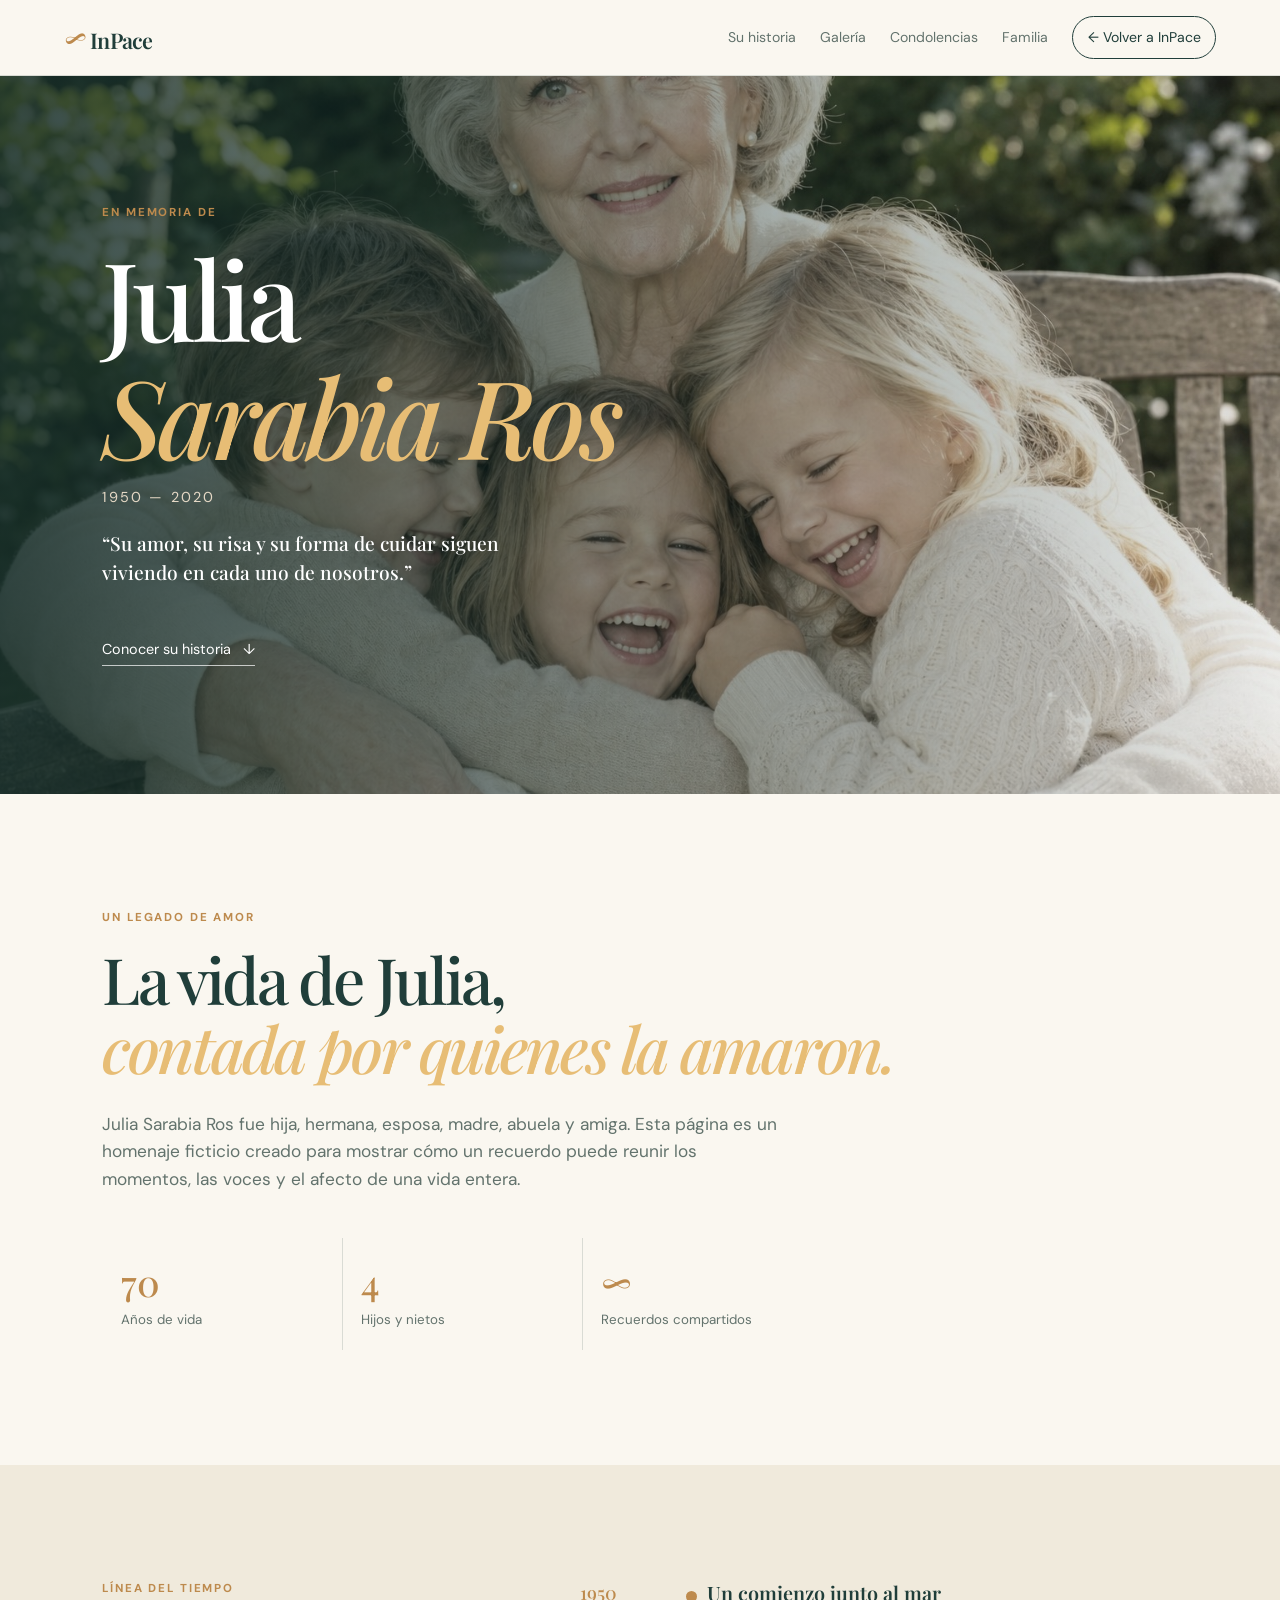
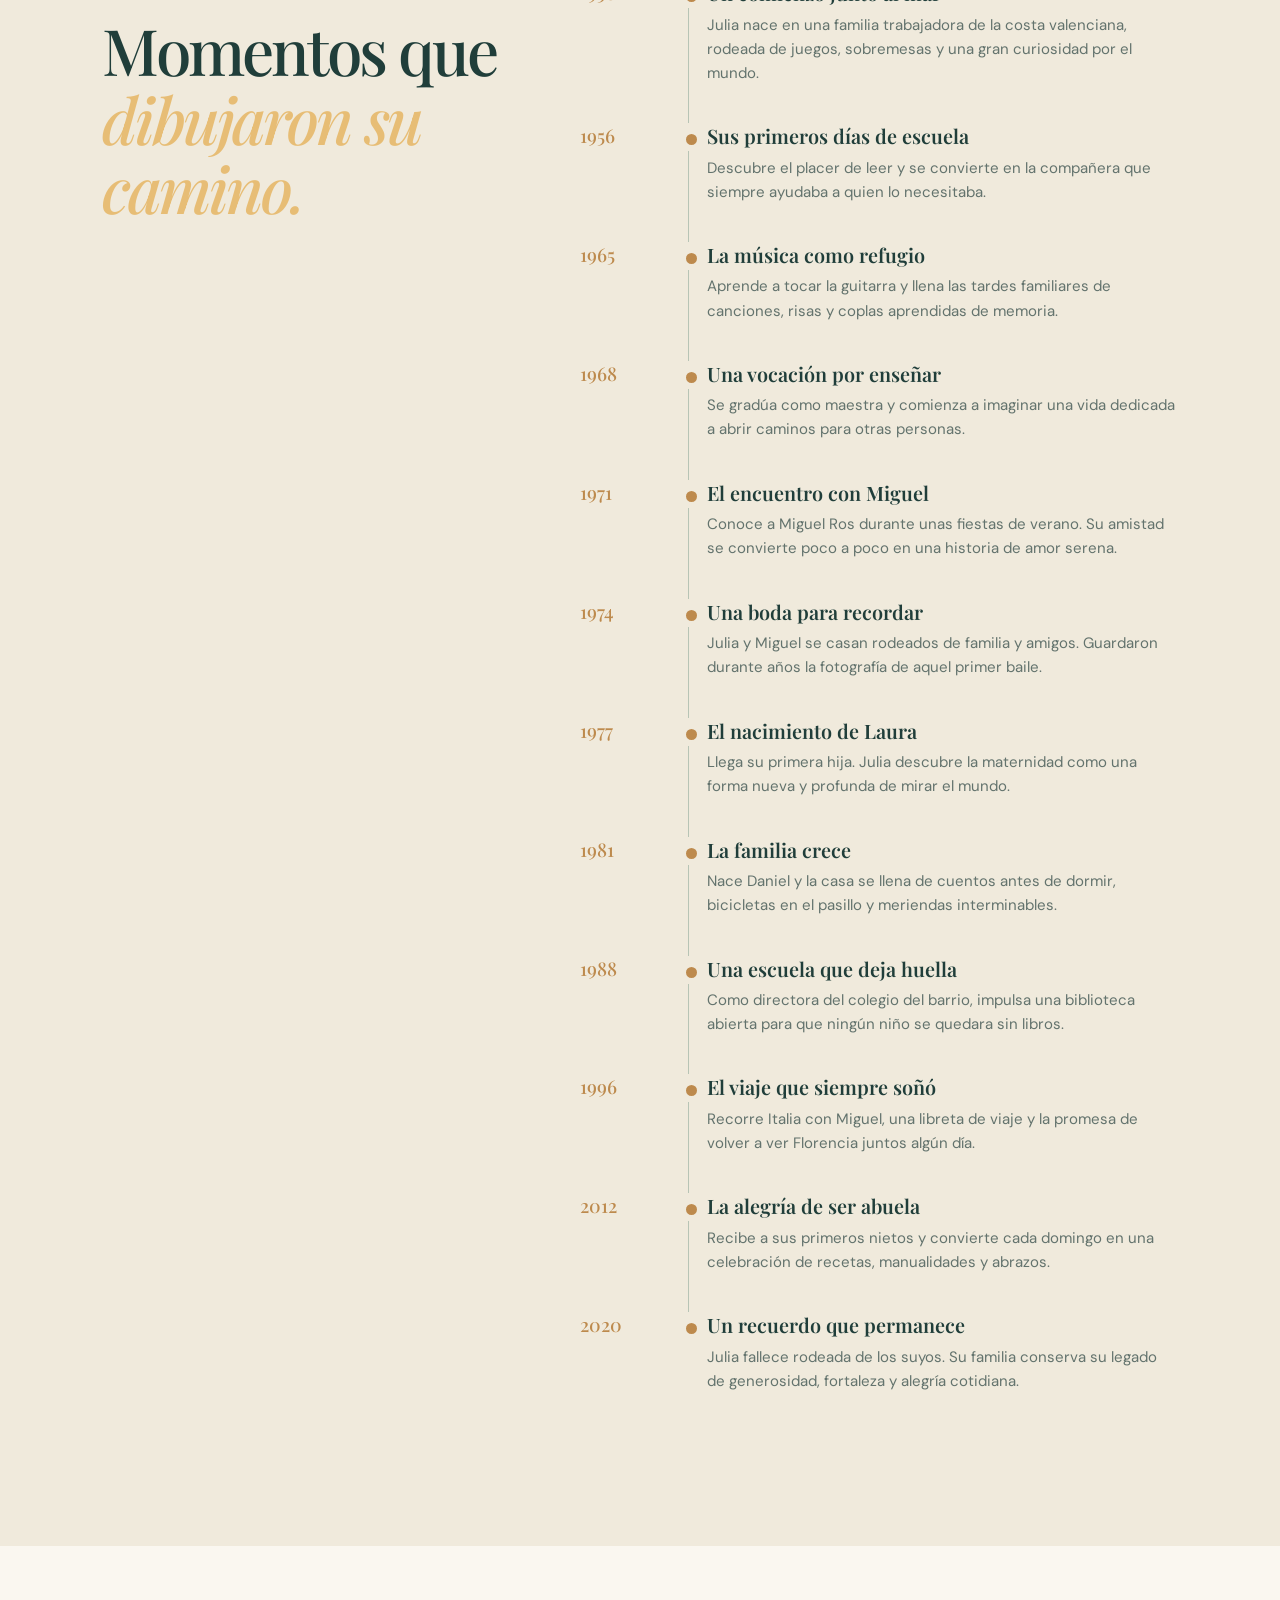
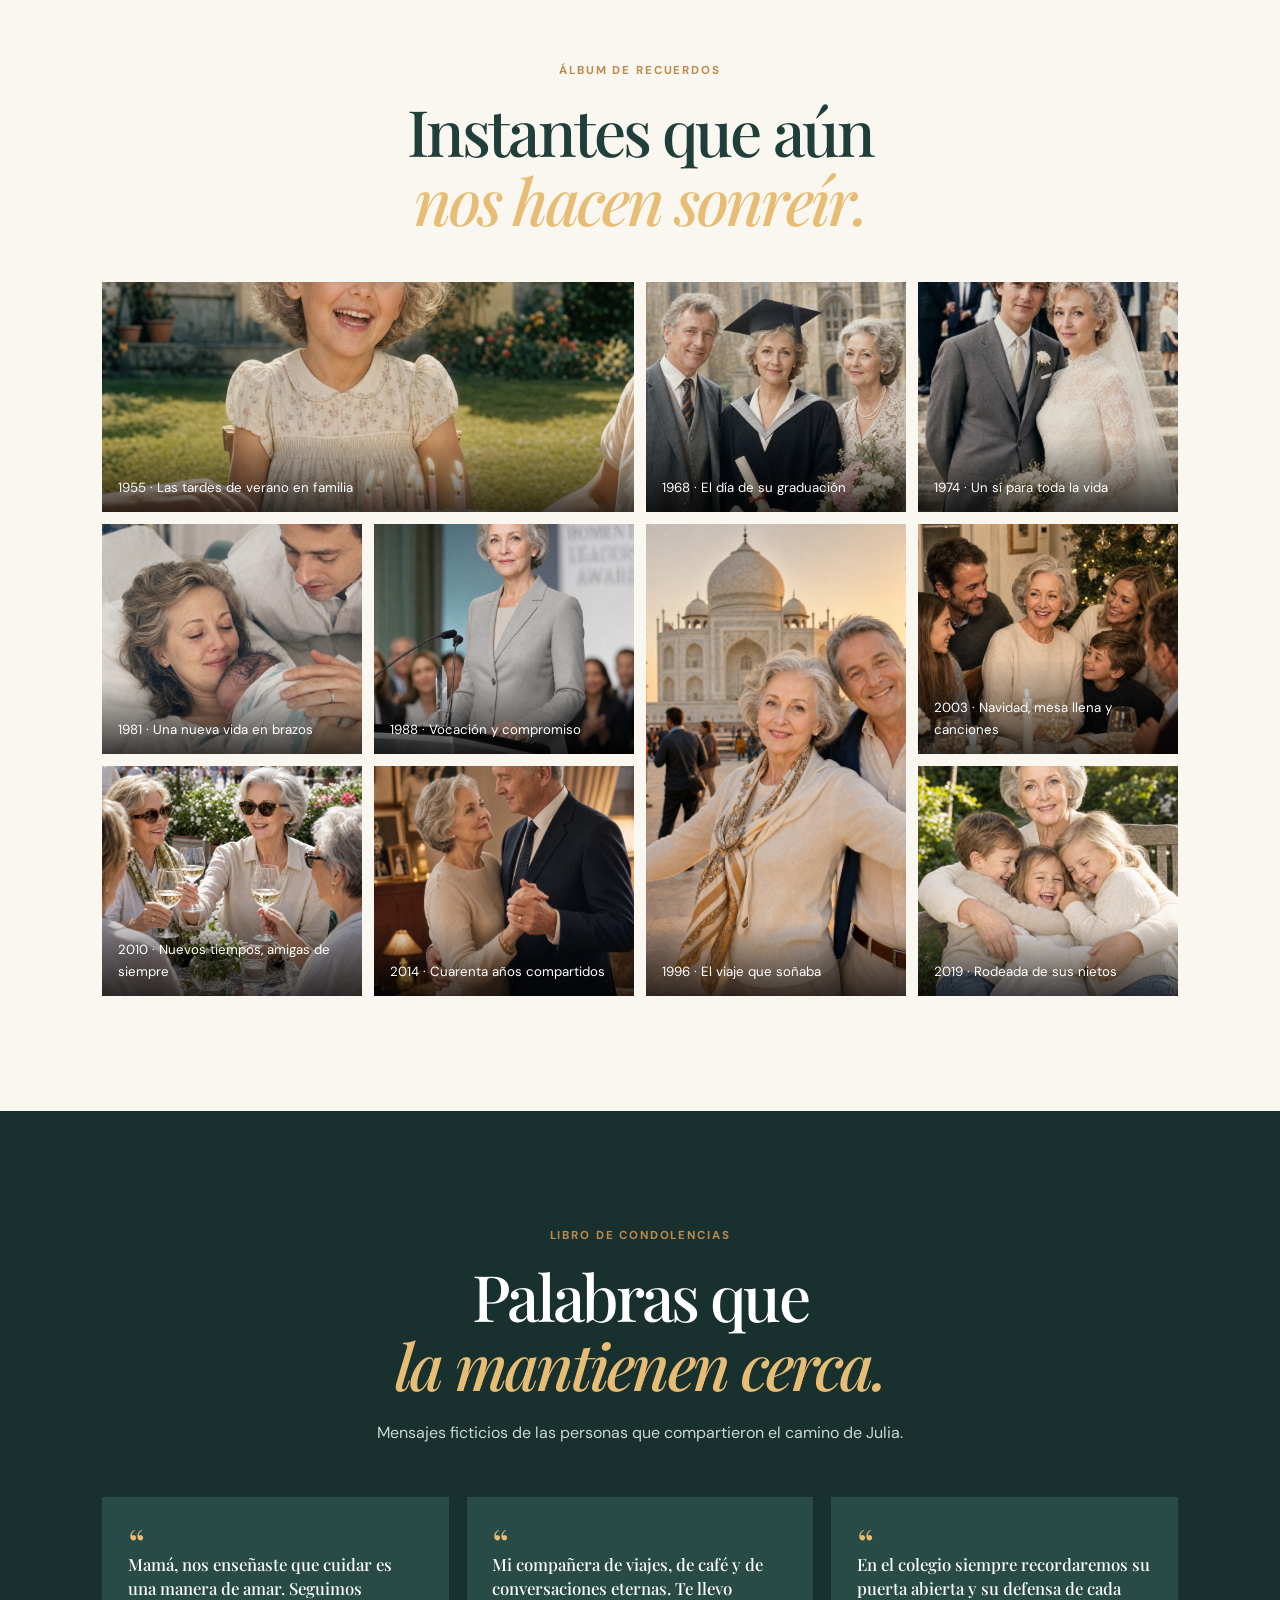
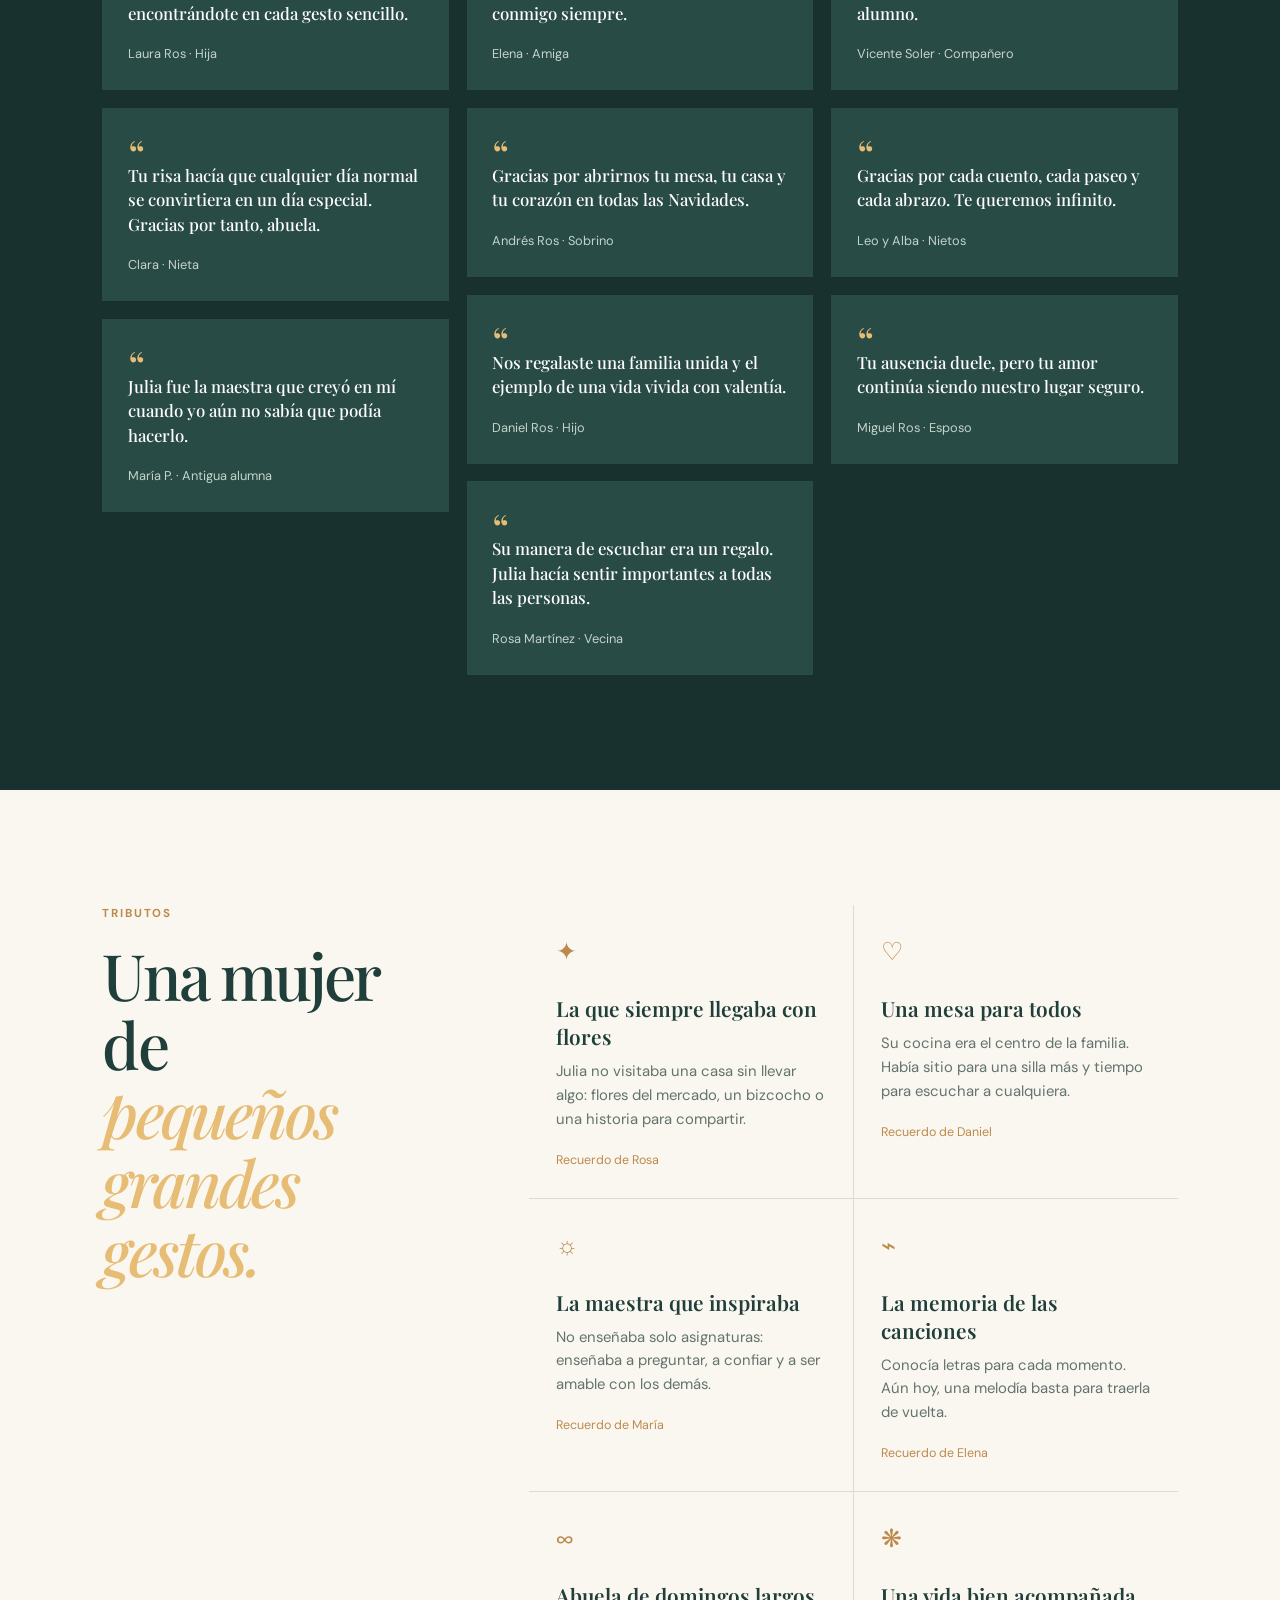
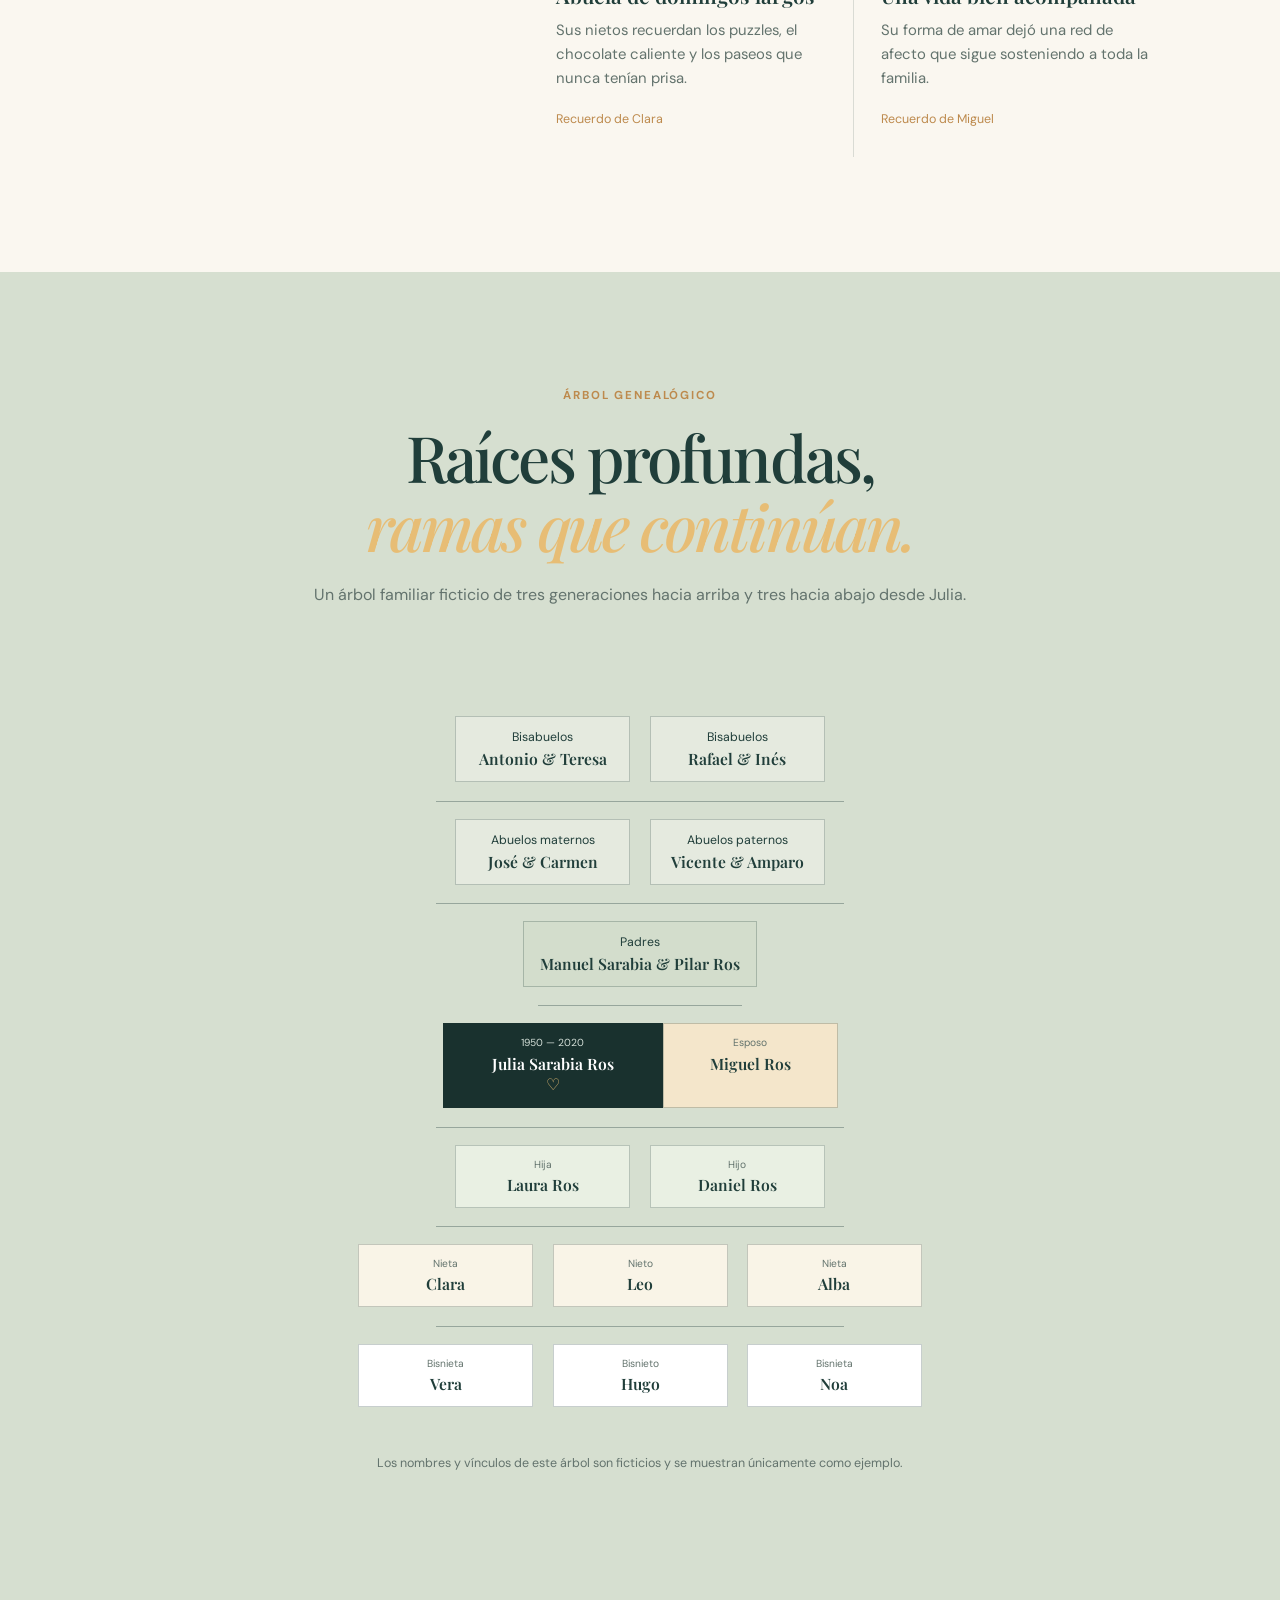
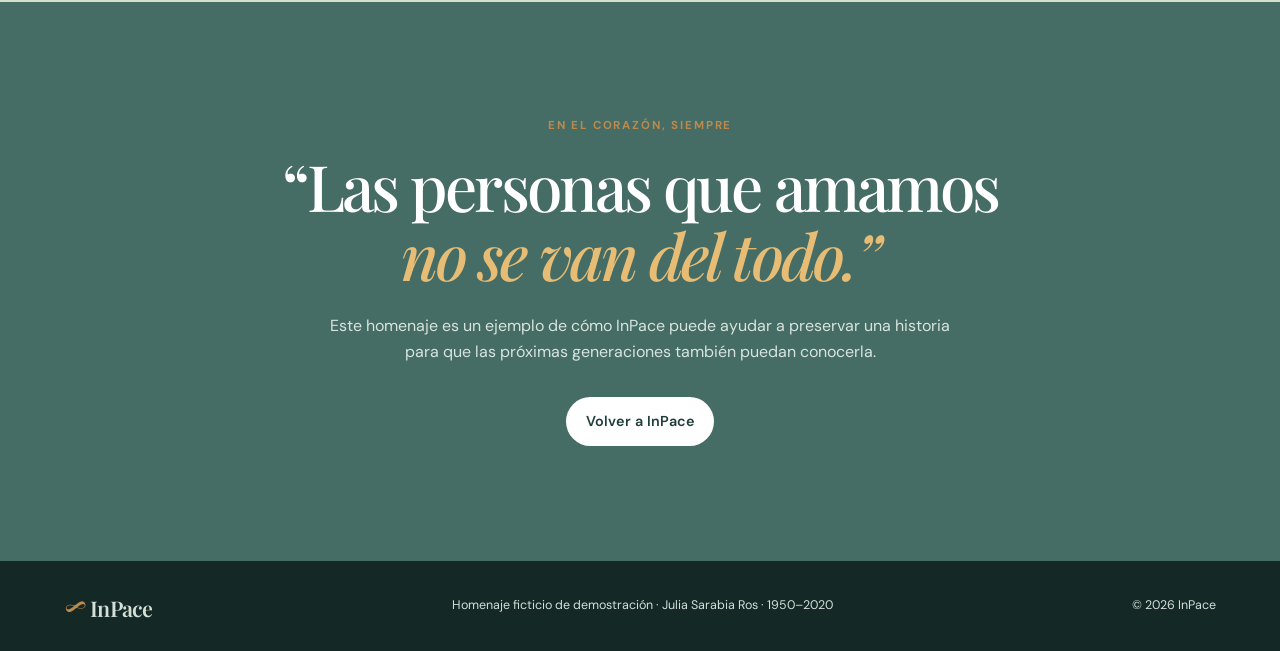
<file: memoria-julia-sarabia-ros.html>
<!doctype html>
<html lang="es">
<head>
  <meta charset="UTF-8" />
  <meta name="viewport" content="width=device-width, initial-scale=1.0" />
  <meta name="description" content="Homenaje de ejemplo a Julia Sarabia Ros (1950–2020)." />
  <title>Julia Sarabia Ros · 1950–2020 | InPace</title>
  <link rel="preconnect" href="https://fonts.googleapis.com" />
  <link rel="preconnect" href="https://fonts.gstatic.com" crossorigin />
  <link href="https://fonts.googleapis.com/css2?family=DM+Sans:wght@400;500;600;700&family=Playfair+Display:ital,wght@0,500;0,600;0,700;1,500&display=swap" rel="stylesheet" />
  <link rel="stylesheet" href="memoria-julia.css" />
</head>
<body>
  <header class="topbar">
    <a class="brand" href="index.html"><span>∞</span> InPace</a>
    <button class="menu-button" type="button" aria-label="Abrir navegación" aria-expanded="false">☰</button>
    <nav id="nav">
      <a href="#historia">Su historia</a>
      <a href="#galeria">Galería</a>
      <a href="#condolencias">Condolencias</a>
      <a href="#familia">Familia</a>
      <a class="back" href="index.html">← Volver a InPace</a>
    </nav>
  </header>

  <main>
    <section class="hero">
      <img class="hero-image" src="images/10 - Rodeada de sus nietos.jpg" alt="Julia rodeada de sus nietos" />
      <div class="hero-shade"></div>
      <div class="hero-content">
        <p class="eyebrow">EN MEMORIA DE</p>
        <h1>Julia<br /><em>Sarabia Ros</em></h1>
        <p class="dates">1950 — 2020</p>
        <p class="hero-quote">“Su amor, su risa y su forma de cuidar siguen viviendo en cada uno de nosotros.”</p>
        <a class="scroll-link" href="#historia">Conocer su historia <span>↓</span></a>
      </div>
    </section>

    <section class="welcome" id="historia">
      <p class="eyebrow">UN LEGADO DE AMOR</p>
      <h2>La vida de Julia,<br /><em>contada por quienes la amaron.</em></h2>
      <p>Julia Sarabia Ros fue hija, hermana, esposa, madre, abuela y amiga. Esta página es un homenaje ficticio creado para mostrar cómo un recuerdo puede reunir los momentos, las voces y el afecto de una vida entera.</p>
      <div class="facts">
        <div><span>70</span><small>Años de vida</small></div>
        <div><span>4</span><small>Hijos y nietos</small></div>
        <div><span>∞</span><small>Recuerdos compartidos</small></div>
      </div>
    </section>

    <section class="timeline-section">
      <div class="section-title">
        <p class="eyebrow">LÍNEA DEL TIEMPO</p>
        <h2>Momentos que<br /><em>dibujaron su camino.</em></h2>
      </div>
      <ol class="timeline">
        <li><time>1950</time><div><h3>Un comienzo junto al mar</h3><p>Julia nace en una familia trabajadora de la costa valenciana, rodeada de juegos, sobremesas y una gran curiosidad por el mundo.</p></div></li>
        <li><time>1956</time><div><h3>Sus primeros días de escuela</h3><p>Descubre el placer de leer y se convierte en la compañera que siempre ayudaba a quien lo necesitaba.</p></div></li>
        <li><time>1965</time><div><h3>La música como refugio</h3><p>Aprende a tocar la guitarra y llena las tardes familiares de canciones, risas y coplas aprendidas de memoria.</p></div></li>
        <li><time>1968</time><div><h3>Una vocación por enseñar</h3><p>Se gradúa como maestra y comienza a imaginar una vida dedicada a abrir caminos para otras personas.</p></div></li>
        <li><time>1971</time><div><h3>El encuentro con Miguel</h3><p>Conoce a Miguel Ros durante unas fiestas de verano. Su amistad se convierte poco a poco en una historia de amor serena.</p></div></li>
        <li><time>1974</time><div><h3>Una boda para recordar</h3><p>Julia y Miguel se casan rodeados de familia y amigos. Guardaron durante años la fotografía de aquel primer baile.</p></div></li>
        <li><time>1977</time><div><h3>El nacimiento de Laura</h3><p>Llega su primera hija. Julia descubre la maternidad como una forma nueva y profunda de mirar el mundo.</p></div></li>
        <li><time>1981</time><div><h3>La familia crece</h3><p>Nace Daniel y la casa se llena de cuentos antes de dormir, bicicletas en el pasillo y meriendas interminables.</p></div></li>
        <li><time>1988</time><div><h3>Una escuela que deja huella</h3><p>Como directora del colegio del barrio, impulsa una biblioteca abierta para que ningún niño se quedara sin libros.</p></div></li>
        <li><time>1996</time><div><h3>El viaje que siempre soñó</h3><p>Recorre Italia con Miguel, una libreta de viaje y la promesa de volver a ver Florencia juntos algún día.</p></div></li>
        <li><time>2012</time><div><h3>La alegría de ser abuela</h3><p>Recibe a sus primeros nietos y convierte cada domingo en una celebración de recetas, manualidades y abrazos.</p></div></li>
        <li><time>2020</time><div><h3>Un recuerdo que permanece</h3><p>Julia fallece rodeada de los suyos. Su familia conserva su legado de generosidad, fortaleza y alegría cotidiana.</p></div></li>
      </ol>
    </section>

    <section class="gallery-section" id="galeria">
      <div class="section-title centered">
        <p class="eyebrow">ÁLBUM DE RECUERDOS</p>
        <h2>Instantes que aún<br /><em>nos hacen sonreír.</em></h2>
      </div>
      <div class="gallery">
        <figure class="wide"><img src="images/01 - Infancia en familia.jpg" alt="Infancia de Julia en familia" /><figcaption>1955 · Las tardes de verano en familia</figcaption></figure>
        <figure><img src="images/02 - Graduación universitaria.jpg" alt="Graduación universitaria de Julia" /><figcaption>1968 · El día de su graduación</figcaption></figure>
        <figure><img src="images/03 - Boda.jpg" alt="Boda de Julia y Miguel" /><figcaption>1974 · Un sí para toda la vida</figcaption></figure>
        <figure><img src="images/04 - Nacimiento de su hijo.jpg" alt="Julia con su hijo recién nacido" /><figcaption>1981 · Una nueva vida en brazos</figcaption></figure>
        <figure><img src="images/05 - Éxito profesional.jpg" alt="Éxito profesional de Julia" /><figcaption>1988 · Vocación y compromiso</figcaption></figure>
        <figure class="tall"><img src="images/06 - Viaje soñado.jpg" alt="Viaje soñado de Julia" /><figcaption>1996 · El viaje que soñaba</figcaption></figure>
        <figure><img src="images/07 - Navidad con la familia.jpg" alt="Navidad con la familia" /><figcaption>2003 · Navidad, mesa llena y canciones</figcaption></figure>
        <figure><img src="images/08 - Jubilación con amigas.jpg" alt="Jubilación de Julia con amigas" /><figcaption>2010 · Nuevos tiempos, amigas de siempre</figcaption></figure>
        <figure><img src="images/09 - Aniversario de bodas.jpg" alt="Aniversario de bodas" /><figcaption>2014 · Cuarenta años compartidos</figcaption></figure>
        <figure><img src="images/10 - Rodeada de sus nietos.jpg" alt="Julia rodeada de sus nietos" /><figcaption>2019 · Rodeada de sus nietos</figcaption></figure>
      </div>
    </section>

    <section class="condolences" id="condolencias">
      <div class="section-title centered light-title">
        <p class="eyebrow">LIBRO DE CONDOLENCIAS</p>
        <h2>Palabras que<br /><em>la mantienen cerca.</em></h2>
        <p>Mensajes ficticios de las personas que compartieron el camino de Julia.</p>
      </div>
      <div class="notes">
        <article><span>“</span><p>Mamá, nos enseñaste que cuidar es una manera de amar. Seguimos encontrándote en cada gesto sencillo.</p><footer>Laura Ros · Hija</footer></article>
        <article><span>“</span><p>Tu risa hacía que cualquier día normal se convirtiera en un día especial. Gracias por tanto, abuela.</p><footer>Clara · Nieta</footer></article>
        <article><span>“</span><p>Julia fue la maestra que creyó en mí cuando yo aún no sabía que podía hacerlo.</p><footer>María P. · Antigua alumna</footer></article>
        <article><span>“</span><p>Mi compañera de viajes, de café y de conversaciones eternas. Te llevo conmigo siempre.</p><footer>Elena · Amiga</footer></article>
        <article><span>“</span><p>Gracias por abrirnos tu mesa, tu casa y tu corazón en todas las Navidades.</p><footer>Andrés Ros · Sobrino</footer></article>
        <article><span>“</span><p>Nos regalaste una familia unida y el ejemplo de una vida vivida con valentía.</p><footer>Daniel Ros · Hijo</footer></article>
        <article><span>“</span><p>Su manera de escuchar era un regalo. Julia hacía sentir importantes a todas las personas.</p><footer>Rosa Martínez · Vecina</footer></article>
        <article><span>“</span><p>En el colegio siempre recordaremos su puerta abierta y su defensa de cada alumno.</p><footer>Vicente Soler · Compañero</footer></article>
        <article><span>“</span><p>Gracias por cada cuento, cada paseo y cada abrazo. Te queremos infinito.</p><footer>Leo y Alba · Nietos</footer></article>
        <article><span>“</span><p>Tu ausencia duele, pero tu amor continúa siendo nuestro lugar seguro.</p><footer>Miguel Ros · Esposo</footer></article>
      </div>
    </section>

    <section class="tributes">
      <div class="section-title">
        <p class="eyebrow">TRIBUTOS</p>
        <h2>Una mujer de<br /><em>pequeños grandes gestos.</em></h2>
      </div>
      <div class="tribute-grid">
        <article><div class="icon">✦</div><h3>La que siempre llegaba con flores</h3><p>Julia no visitaba una casa sin llevar algo: flores del mercado, un bizcocho o una historia para compartir.</p><span>Recuerdo de Rosa</span></article>
        <article><div class="icon">♡</div><h3>Una mesa para todos</h3><p>Su cocina era el centro de la familia. Había sitio para una silla más y tiempo para escuchar a cualquiera.</p><span>Recuerdo de Daniel</span></article>
        <article><div class="icon">☼</div><h3>La maestra que inspiraba</h3><p>No enseñaba solo asignaturas: enseñaba a preguntar, a confiar y a ser amable con los demás.</p><span>Recuerdo de María</span></article>
        <article><div class="icon">⌁</div><h3>La memoria de las canciones</h3><p>Conocía letras para cada momento. Aún hoy, una melodía basta para traerla de vuelta.</p><span>Recuerdo de Elena</span></article>
        <article><div class="icon">∞</div><h3>Abuela de domingos largos</h3><p>Sus nietos recuerdan los puzzles, el chocolate caliente y los paseos que nunca tenían prisa.</p><span>Recuerdo de Clara</span></article>
        <article><div class="icon">❋</div><h3>Una vida bien acompañada</h3><p>Su forma de amar dejó una red de afecto que sigue sosteniendo a toda la familia.</p><span>Recuerdo de Miguel</span></article>
      </div>
    </section>

    <section class="family-section" id="familia">
      <div class="section-title centered">
        <p class="eyebrow">ÁRBOL GENEALÓGICO</p>
        <h2>Raíces profundas,<br /><em>ramas que continúan.</em></h2>
        <p>Un árbol familiar ficticio de tres generaciones hacia arriba y tres hacia abajo desde Julia.</p>
      </div>
      <div class="tree-wrap" role="img" aria-label="Árbol genealógico ficticio de Julia Sarabia Ros">
        <div class="generation gen-top">
          <div class="person muted">Bisabuelos<br /><b>Antonio &amp; Teresa</b></div><div class="person muted">Bisabuelos<br /><b>Rafael &amp; Inés</b></div>
        </div>
        <div class="generation">
          <div class="person muted">Abuelos maternos<br /><b>José &amp; Carmen</b></div><div class="person muted">Abuelos paternos<br /><b>Vicente &amp; Amparo</b></div>
        </div>
        <div class="generation">
          <div class="person parent">Padres<br /><b>Manuel Sarabia &amp; Pilar Ros</b></div>
        </div>
        <div class="generation focus"><div class="person julia"><small>1950 — 2020</small><b>Julia Sarabia Ros</b><span>♡</span></div><div class="person spouse"><small>Esposo</small><b>Miguel Ros</b></div></div>
        <div class="generation"><div class="person child"><small>Hija</small><b>Laura Ros</b></div><div class="person child"><small>Hijo</small><b>Daniel Ros</b></div></div>
        <div class="generation"><div class="person grandchild"><small>Nieta</small><b>Clara</b></div><div class="person grandchild"><small>Nieto</small><b>Leo</b></div><div class="person grandchild"><small>Nieta</small><b>Alba</b></div></div>
        <div class="generation"><div class="person descendant"><small>Bisnieta</small><b>Vera</b></div><div class="person descendant"><small>Bisnieto</small><b>Hugo</b></div><div class="person descendant"><small>Bisnieta</small><b>Noa</b></div></div>
      </div>
      <p class="tree-note">Los nombres y vínculos de este árbol son ficticios y se muestran únicamente como ejemplo.</p>
    </section>

    <section class="closing">
      <p class="eyebrow">EN EL CORAZÓN, SIEMPRE</p>
      <h2>“Las personas que amamos<br /><em>no se van del todo.”</em></h2>
      <p>Este homenaje es un ejemplo de cómo InPace puede ayudar a preservar una historia para que las próximas generaciones también puedan conocerla.</p>
      <a class="button-light" href="index.html">Volver a InPace</a>
    </section>
  </main>

  <footer class="site-footer"><a class="brand" href="index.html"><span>∞</span> InPace</a><p>Homenaje ficticio de demostración · Julia Sarabia Ros · 1950–2020</p><p>© <span id="year"></span> InPace</p></footer>
  <script src="memoria-julia.js"></script>
</body>
</html>
</file>
<file: styles.css>
:root {
  --ink: #233f3c;
  --muted: #62716c;
  --paper: #f8f5ef;
  --cream: #eee9dd;
  --sage: #bcc8b5;
  --sun: #e6b563;
  --line: rgba(35, 63, 60, .16);
}

* { box-sizing: border-box; }
html { scroll-behavior: smooth; }
body {
  margin: 0;
  color: var(--ink);
  background: var(--paper);
  font-family: "DM Sans", Arial, sans-serif;
  line-height: 1.55;
}

a { color: inherit; text-decoration: none; }
.site-header, .hero, .intro, .steps, .memories, .cta, footer { padding-left: clamp(1.5rem, 6vw, 7rem); padding-right: clamp(1.5rem, 6vw, 7rem); }
.site-header {
  min-height: 80px; display: flex; align-items: center; justify-content: space-between;
  border-bottom: 1px solid var(--line);
}
.brand { display: inline-flex; align-items: center; gap: .45rem; font: 600 1.55rem "Playfair Display", serif; letter-spacing: -.04em; }
.brand-mark { font: 2.01rem "Playfair Display", serif; color: #b98545; transform: rotate(-15deg); }
nav { display: flex; align-items: center; gap: clamp(.8rem, 2vw, 2rem); font-size: .9rem; }
nav > a:not(.button) { color: var(--muted); }
.mobile-memories { display: none; }
.button {
  display: inline-flex; align-items: center; justify-content: center; gap: .65rem; padding: .85rem 1.25rem;
  background: var(--ink); color: #fff; border: 1px solid var(--ink); border-radius: 999px; font-weight: 600; transition: transform .2s, background .2s;
}
.button:hover { transform: translateY(-2px); background: #315a54; }
.button-small { padding: .55rem 1rem; font-size: .86rem; }
.hero { min-height: 610px; display: grid; grid-template-columns: 1.08fr .92fr; overflow: hidden; }
.hero-copy { display: flex; flex-direction: column; justify-content: center; padding: 5rem 2rem 5rem 0; }
.eyebrow { margin: 0 0 1.1rem; color: #a87840; font-size: .73rem; font-weight: 700; letter-spacing: .16em; }
h1, h2, h3 { margin: 0; line-height: 1.1; }
h1, h2 { font-family: "Playfair Display", Georgia, serif; font-weight: 500; letter-spacing: -.045em; }
h1 { font-size: clamp(3rem, 5.6vw, 5.5rem); }
h2 { font-size: clamp(2.25rem, 4.1vw, 4rem); }
em { color: #a87840; }
.lead { max-width: 34rem; margin: 1.75rem 0 2rem; color: var(--muted); font-size: 1.08rem; }
.hero-actions { display: flex; flex-wrap: wrap; align-items: center; gap: 1.45rem; }
.text-link { color: var(--ink); font-size: .95rem; font-weight: 600; border-bottom: 1px solid var(--ink); padding-bottom: .15rem; }
.hero-art { position: relative; min-height: 420px; background: linear-gradient(165deg, #d9d9bb 0%, #e8d7a6 45%, #d3b279 100%); }
.sun { position: absolute; width: 15rem; height: 15rem; top: 12%; left: 17%; border-radius: 50%; background: rgba(255, 241, 185, .86); box-shadow: 0 0 0 1rem rgba(255, 245, 202, .13); }
.horizon { position: absolute; bottom: 0; width: 135%; left: -18%; border-radius: 50% 50% 0 0; }
.horizon-one { height: 48%; background: #b1bd91; transform: rotate(5deg); }
.horizon-two { height: 31%; bottom: -7%; background: #829d7a; transform: rotate(-5deg); }
.horizon-three { height: 19%; bottom: -10%; background: #507b69; transform: rotate(3deg); }
.flower { position: absolute; color: #fff4cf; font-size: 3rem; opacity: .75; }
.flower-one { right: 16%; top: 24%; }
.flower-two { right: 35%; bottom: 25%; font-size: 2rem; }
.flower-three { right: 8%; bottom: 17%; font-size: 1.6rem; }
.intro { max-width: 75rem; padding-top: 8rem; padding-bottom: 4.5rem; }
.intro > p:last-child { max-width: 43rem; margin: 1.8rem 0 0; color: var(--muted); font-size: 1.08rem; }
.steps { display: grid; grid-template-columns: repeat(3, 1fr); gap: 1px; padding-top: 1px; padding-bottom: 7rem; background: var(--line); }
.steps article { padding: 2rem 1.5rem 2.25rem; background: var(--paper); }
.step-number { color: #b98545; font: 1.15rem "Playfair Display", serif; }
h3 { margin-top: 2.7rem; font: 600 1.3rem "Playfair Display", serif; }
.steps p { margin: .7rem 0 0; color: var(--muted); max-width: 20rem; font-size: .95rem; }
.memories { display: grid; grid-template-columns: 1fr 1fr; gap: 4rem; align-items: center; padding-top: 7rem; padding-bottom: 7rem; background: var(--cream); }
.memory-card { min-height: 265px; display: flex; flex-direction: column; justify-content: center; padding: 2.2rem; color: #fff; background: #42665f; }
.quote { margin: 0; font: 500 1.55rem/1.32 "Playfair Display", serif; }
.card-line { width: 2.5rem; margin: 1.75rem 0 1.1rem; border-top: 1px solid rgba(255,255,255,.6); }
.card-label { margin: 0; font-size: .68rem; letter-spacing: .13em; }
.cta { padding-top: 7rem; padding-bottom: 7rem; text-align: center; background: var(--ink); color: #f8f5ef; }
.cta .eyebrow { color: #e6b563; }
.cta h2 em { color: #e6b563; }
.cta > p:not(.eyebrow) { max-width: 37rem; margin: 1.5rem auto 2rem; color: #d2dbd7; }
.button-light { background: #f8f5ef; color: var(--ink); border-color: #f8f5ef; }
.button-light:hover { background: #e6b563; border-color: #e6b563; }
footer { display: flex; align-items: center; justify-content: space-between; gap: 1rem; padding-top: 2rem; padding-bottom: 2rem; background: #19312e; color: #dde6df; font-size: .84rem; }
footer p { margin: 0; }
footer .brand { color: #fff; }

@media (max-width: 760px) {
  .site-header { min-height: 70px; }
  .site-header .brand { font-size: 1.35rem; }
  .site-header .brand-mark { font-size: 1.75rem; }
  .site-header nav { display: none; }
  .mobile-memories { display: inline-flex; align-items: center; gap: .35rem; padding: .48rem .75rem; border: 1px solid var(--ink); border-radius: 999px; color: var(--ink); font-size: .8rem; font-weight: 700; white-space: nowrap; }
  .mobile-memories:active { transform: scale(.97); }
  .hero { grid-template-columns: 1fr; }
  .hero-copy { min-height: 500px; padding: 4.5rem 0; }
  .hero-art { min-height: 325px; margin: 0 calc(-1 * clamp(1.5rem, 6vw, 7rem)); }
  .steps, .memories { grid-template-columns: 1fr; gap: 1px; }
  .steps { padding-bottom: 4.5rem; }
  .memories { gap: 2.5rem; padding-top: 5rem; padding-bottom: 5rem; }
  .cta { padding-top: 5rem; padding-bottom: 5rem; }
  footer { flex-direction: column; align-items: flex-start; }
}
.memory-examples {
  grid-column: 1 / -1;
  width: 100%;
  margin-top: 12px;
  padding-top: 42px;
  border-top: 1px solid rgba(38, 65, 62, 0.2);
}

.memory-examples-label {
  margin: 0 0 22px;
  color: #a9793d;
  font-size: 0.72rem;
  font-weight: 700;
  letter-spacing: 0.16em;
  line-height: 1.2;
}

.memory-examples-grid {
  display: grid;
  grid-template-columns: repeat(2, minmax(0, 1fr));
  gap: 18px;
}

.memory-example-card {
  display: grid;
  grid-template-columns: 94px minmax(0, 1fr) auto;
  align-items: center;
  gap: 20px;
  min-height: 154px;
  padding: 24px 26px;
  border: 1px solid rgba(38, 65, 62, 0.28);
  background: rgba(255, 255, 255, 0.18);
  color: #26413e;
  text-decoration: none;
  transition:
    background-color 0.25s ease,
    border-color 0.25s ease,
    color 0.25s ease,
    transform 0.25s ease;
}

.memory-example-card:hover,
.memory-example-card:focus-visible {
  transform: translateY(-4px);
  border-color: #26413e;
  background: #26413e;
  color: #f4f0e6;
  outline: none;
}

.memory-example-photo {
  display: block;
  width: 94px;
  height: 94px;
  overflow: hidden;
  border: 2px solid #b08043;
  border-radius: 50%;
  background: #d8cdbd;
  box-shadow: 0 0 0 5px rgba(176, 128, 67, 0.14);
  transition: border-color 0.25s ease, box-shadow 0.25s ease;
}

.memory-example-photo img {
  display: block;
  width: 100%;
  height: 100%;
  object-fit: cover;
  object-position: center;
  filter: saturate(0.82) contrast(0.98);
  transition: transform 0.4s ease, filter 0.25s ease;
}

.memory-example-card:hover .memory-example-photo {
  border-color: #f4f0e6;
  box-shadow: 0 0 0 5px rgba(244, 240, 230, 0.16);
}

.memory-example-card:hover .memory-example-photo img {
  transform: scale(1.08);
  filter: saturate(1) contrast(1.02);
}

.memory-example-content {
  display: flex;
  flex-direction: column;
  gap: 7px;
  min-width: 0;
}

.memory-example-number {
  color: #a9793d;
  font-size: 0.66rem;
  font-weight: 700;
  letter-spacing: 0.14em;
  line-height: 1.2;
}

.memory-example-title {
  font-family: Georgia, "Times New Roman", serif;
  font-size: clamp(1.45rem, 2vw, 2rem);
  line-height: 1.02;
}

.memory-example-subtitle {
  max-width: 27ch;
  font-size: 0.82rem;
  letter-spacing: 0.01em;
  line-height: 1.45;
  opacity: 0.72;
}

.memory-example-arrow {
  align-self: end;
  font-size: 1.7rem;
  line-height: 1;
  transition: transform 0.25s ease;
}

.memory-example-card:hover .memory-example-arrow,
.memory-example-card:focus-visible .memory-example-arrow {
  transform: translate(3px, -3px);
}

@media (max-width: 720px) {
  .memory-examples {
    margin-top: 0;
    padding-top: 30px;
  }

  .memory-examples-grid {
    grid-template-columns: 1fr;
    gap: 12px;
  }

  .memory-example-card {
    grid-template-columns: 76px minmax(0, 1fr) auto;
    gap: 16px;
    min-height: 126px;
    padding: 18px;
  }

  .memory-example-photo {
    width: 76px;
    height: 76px;
  }

  .memory-example-title {
    font-size: 1.5rem;
  }

  .memory-example-subtitle {
    font-size: 0.78rem;
  }
}
</file>
<file: crear-memoria.css>
:root{--ink:#203e3a;--dark:#19312e;--paper:#faf7f0;--cream:#f0eadc;--sage:#dce5d7;--gold:#bd8a4d;--muted:#63736d;--line:rgba(32,62,58,.16);--danger:#9a4d42}*{box-sizing:border-box}html{scroll-behavior:smooth}body{margin:0;background:var(--paper);color:var(--ink);font-family:"DM Sans",Arial,sans-serif;line-height:1.55}a{text-decoration:none;color:inherit}.topbar{min-height:76px;display:flex;align-items:center;justify-content:space-between;padding:0 clamp(1.25rem,6vw,7rem);border-bottom:1px solid var(--line)}.brand{font:600 1.45rem "Playfair Display",serif;letter-spacing:-.04em}.brand span{font-size:1.85rem;color:var(--gold);display:inline-block;transform:rotate(-15deg)}.back-link{font-size:.9rem;font-weight:600;color:var(--muted)}.intro{max-width:980px;padding:clamp(4rem,9vw,7rem) clamp(1.25rem,8vw,9rem) 3.5rem}.eyebrow{margin:0 0 1rem;color:var(--gold);font-size:.72rem;font-weight:700;letter-spacing:.16em}h1,h2,h3{margin:0;line-height:1.1}h1,h2{font-family:"Playfair Display",Georgia,serif;font-weight:500;letter-spacing:-.045em}h1{font-size:clamp(3rem,6vw,5.8rem)}h1 em,h2 em{color:var(--gold)}.intro>p:not(.eyebrow){max-width:650px;margin:1.6rem 0;color:var(--muted);font-size:1.08rem}.notice{max-width:650px;display:flex;gap:.8rem;align-items:flex-start;padding:1rem 1.1rem;border-left:3px solid var(--gold);background:#f1eadb}.notice span{color:var(--gold);font-size:1.2rem}.notice p{margin:0;font-size:.88rem}.notice b{color:var(--gold)}.form-shell{display:grid;grid-template-columns:270px minmax(0,1fr);max-width:1240px;margin:0 auto 6rem;border:1px solid var(--line);background:#fff}.steps-panel{padding:2.2rem 1.6rem;background:var(--dark);color:#fff}.steps-label{margin:0 0 1.3rem;color:#d7b36d;font-size:.72rem;font-weight:700;letter-spacing:.15em}.steps-panel ol{list-style:none;margin:0;padding:0}.steps-panel li{display:flex;align-items:center;gap:.8rem;padding:.7rem 0;color:#aebfba;font-size:.9rem}.steps-panel li span{display:grid;place-items:center;width:1.65rem;height:1.65rem;border:1px solid #647a74;border-radius:50%;font-size:.75rem}.steps-panel li.active{color:#fff;font-weight:700}.steps-panel li.active span{border-color:#e7bd75;background:#e7bd75;color:var(--dark)}.privacy-note{margin:2.5rem 0 0;padding-top:1.4rem;border-top:1px solid rgba(255,255,255,.18);color:#b7c8c1;font-size:.78rem}form{padding:clamp(1.5rem,4vw,3.5rem)}.progress{display:flex;align-items:center;gap:1rem;margin-bottom:2.5rem;color:var(--muted);font-size:.82rem}.progress-track{height:5px;flex:1;overflow:hidden;background:#e6e4dc;border-radius:99px}.progress-track i{display:block;width:20%;height:100%;border-radius:99px;background:var(--gold);transition:width .25s}.form-step{display:none}.form-step.active{display:block}.form-heading{margin-bottom:2rem}.form-heading h2{font-size:clamp(2rem,4vw,3.2rem)}.form-heading>p:not(.eyebrow){max-width:620px;margin:.8rem 0 0;color:var(--muted)}.fields{display:grid;gap:1.2rem;margin-bottom:1.2rem}.two-cols{grid-template-columns:repeat(2,minmax(0,1fr))}.three-cols{grid-template-columns:repeat(3,minmax(0,1fr))}.span-two{grid-column:span 2}label{display:flex;flex-direction:column;gap:.45rem;color:var(--ink);font-size:.87rem;font-weight:700}input,textarea,select{width:100%;padding:.78rem .85rem;border:1px solid #c9d1c9;border-radius:4px;background:#fff;color:var(--ink);font:400 .95rem "DM Sans",Arial,sans-serif}textarea{resize:vertical}input:focus,textarea:focus,select:focus{outline:2px solid rgba(189,138,77,.35);border-color:var(--gold)}input[type="file"]{padding:.55rem;background:#f8f7f1;font-size:.82rem}.full-field{margin-bottom:1.2rem}.upload-box{margin:1.6rem 0;padding:1.25rem;border:1px dashed #aebdaf;background:#f7f8f2}.upload-box p{margin:.6rem 0 0;color:var(--muted);font-size:.82rem}.repeat-header{display:flex;align-items:flex-start;justify-content:space-between;gap:1.2rem;margin:2.2rem 0 1rem}.repeat-header h3,.family-box h3{font:600 1.3rem "Playfair Display",serif}.repeat-header p,.family-box>p{max-width:620px;margin:.35rem 0 0;color:var(--muted);font-size:.88rem}.repeat-header.separation{padding-top:2.2rem;border-top:1px solid var(--line)}.repeat-list{display:grid;gap:1rem}.repeat-list.compact{grid-template-columns:repeat(2,minmax(0,1fr))}.repeat-card{padding:1.15rem;border:1px solid var(--line);background:#fcfbf7}.card-top{display:flex;justify-content:space-between;gap:1rem;align-items:center;margin-bottom:1rem}.card-top strong{font:600 1.05rem "Playfair Display",serif}.remove-item{padding:0;border:0;background:none;color:var(--danger);font:600 .78rem "DM Sans",sans-serif;cursor:pointer}.secondary-button,.primary-button{display:inline-flex;align-items:center;justify-content:center;border-radius:999px;padding:.72rem 1rem;cursor:pointer;font:600 .88rem "DM Sans",Arial,sans-serif}.secondary-button{border:1px solid var(--ink);background:transparent;color:var(--ink)}.primary-button{border:1px solid var(--ink);background:var(--ink);color:#fff}.secondary-button:hover,.primary-button:hover{transform:translateY(-1px)}.family-box{margin-bottom:2rem;padding:1.3rem;background:var(--sage)}.closing-fields{margin-top:2rem}.options,.consent{margin:1.5rem 0 0;padding:1.2rem;border:1px solid var(--line)}fieldset legend{padding:0 .4rem;font:600 1.1rem "Playfair Display",serif}fieldset label{flex-direction:row;align-items:flex-start;margin:.8rem 0;font-size:.87rem;font-weight:400}fieldset input{width:auto;margin-top:.18rem}.consent{background:#f7f2e8}.form-actions{display:flex;justify-content:space-between;gap:1rem;margin-top:2.5rem;padding-top:1.5rem;border-top:1px solid var(--line)}#submitButton{display:none}.form-message{min-height:1.5rem;margin:1rem 0 0;color:#2d695c;font-weight:600}.site-footer{display:flex;align-items:center;justify-content:space-between;gap:1rem;padding:1.7rem clamp(1.25rem,6vw,7rem);background:#142825;color:#d4dfd8;font-size:.8rem}.site-footer p{margin:0}@media(max-width:900px){.form-shell{grid-template-columns:1fr;margin:0 1.25rem 4rem}.steps-panel{padding:1.2rem 1.4rem}.steps-panel ol{display:flex;flex-wrap:wrap;gap:.5rem 1rem}.steps-panel li{padding:.2rem 0}.privacy-note{display:none}.intro{padding-bottom:2.5rem}}@media(max-width:640px){.topbar{min-height:68px}.back-link{font-size:.8rem}.intro{padding-top:3.5rem}.two-cols,.three-cols,.repeat-list.compact{grid-template-columns:1fr}.span-two{grid-column:auto}.repeat-header{flex-direction:column}.repeat-header .secondary-button{width:100%}.form-actions{flex-direction:column-reverse}.form-actions button{width:100%}.site-footer{flex-direction:column;align-items:flex-start}.steps-panel ol{display:grid;grid-template-columns:repeat(2,1fr)}}
</file>
<file: memoria-antonio-garcia.css>
:root {
  --ink: #071820;
  --deep: #0c2630;
  --pine: #0d645d;
  --mint: #a6d8be;
  --sand: #ead8aa;
  --paper: #f3f1e9;
  --mist: #e6e8df;
  --muted: #456066;
  --line: rgba(7, 24, 32, .16);
  --shadow: 0 22px 56px rgba(0, 0, 0, .18);
}

* { box-sizing: border-box; }
html { scroll-behavior: smooth; }
body { margin: 0; background: var(--paper); color: var(--ink); font-family: "DM Sans", Arial, sans-serif; line-height: 1.65; }
img { display: block; width: 100%; }
a { color: inherit; text-decoration: none; }
button { font: inherit; }
h1, h2, h3, p { margin-top: 0; }
h1, h2, h3 { font-family: "Playfair Display", Georgia, serif; font-weight: 600; line-height: 1.06; }

.topbar {
  position: absolute;
  top: 0;
  left: 0;
  z-index: 5;
  display: flex;
  align-items: center;
  justify-content: space-between;
  width: 100%;
  padding: 28px clamp(24px, 6vw, 92px);
  color: #fff;
}

.brand { font-size: 1.35rem; font-weight: 700; letter-spacing: -.06em; }
.brand span { color: var(--sand); font-size: 1.55rem; vertical-align: -.06em; }
#nav { display: flex; align-items: center; gap: clamp(15px, 2.4vw, 35px); font-size: .75rem; font-weight: 700; letter-spacing: .13em; text-transform: uppercase; }
#nav a { opacity: .84; transition: opacity .2s, color .2s; }
#nav a:hover { opacity: 1; color: var(--sand); }
#nav .back { padding-left: 20px; border-left: 1px solid rgba(255,255,255,.35); }
.menu-button { display: none; border: 1px solid rgba(255,255,255,.55); border-radius: 999px; background: transparent; color: #fff; padding: 8px 12px; cursor: pointer; }

.hero { position: relative; min-height: 780px; display: grid; align-items: end; overflow: hidden; color: #fff; background: var(--deep); }
.hero-image { position: absolute; inset: 0; height: 100%; object-fit: cover; object-position: center; }
.hero-shade { position: absolute; inset: 0; background: linear-gradient(90deg, rgba(2,15,20,.93) 2%, rgba(5,31,35,.67) 48%, rgba(7,24,32,.22) 100%), linear-gradient(0deg, rgba(2,15,20,.58), transparent 48%); }
.hero-content { position: relative; z-index: 1; max-width: 760px; padding: 170px clamp(24px, 10vw, 160px) 105px; }
.eyebrow { margin-bottom: 18px; color: var(--sand); font-size: .71rem; font-weight: 700; letter-spacing: .19em; text-transform: uppercase; }
h1 { margin-bottom: 14px; font-size: clamp(4.2rem, 9vw, 8rem); letter-spacing: -.075em; }
h1 em, h2 em { color: var(--mint); font-weight: 500; }
.dates { margin-bottom: 28px; color: rgba(255,255,255,.76); font-size: .9rem; letter-spacing: .2em; }
.hero-quote { max-width: 540px; margin-bottom: 30px; color: rgba(255,255,255,.9); font: 1.25rem/1.55 "Playfair Display", Georgia, serif; font-style: italic; }
.scroll-link, .button-light { display: inline-flex; gap: 26px; align-items: center; border: 1px solid rgba(234,216,170,.74); padding: 13px 18px 13px 22px; color: var(--sand); font-size: .7rem; font-weight: 700; letter-spacing: .13em; text-transform: uppercase; transition: color .2s, background .2s; }
.scroll-link:hover, .button-light:hover { background: var(--sand); color: var(--ink); }
.scroll-link span { font-size: 1.1rem; }

.welcome, .timeline-section, .gallery-section, .tributes, .family-section { padding: 125px clamp(24px, 10vw, 160px); }
.welcome { max-width: 1180px; }
.welcome h2, .section-title h2 { margin-bottom: 28px; font-size: clamp(2.7rem, 5vw, 5rem); letter-spacing: -.06em; }
.welcome > p:not(.eyebrow) { max-width: 800px; color: var(--muted); font-size: 1.1rem; }
.facts { display: grid; grid-template-columns: repeat(3, 1fr); gap: 1px; max-width: 840px; margin-top: 58px; background: var(--line); }
.facts div { padding: 28px; background: var(--paper); }
.facts span { display: block; color: var(--pine); font: 3.1rem/1 "Playfair Display", Georgia, serif; }
.facts small { display: block; margin-top: 10px; color: var(--muted); font-size: .72rem; font-weight: 700; letter-spacing: .1em; text-transform: uppercase; }

.timeline-section { background: var(--mist); }
.section-title { max-width: 800px; margin-bottom: 66px; }
.centered { margin-right: auto; margin-left: auto; text-align: center; }
.timeline { max-width: 1000px; margin: 0 auto; padding: 0; list-style: none; border-left: 1px solid rgba(13,100,93,.35); }
.timeline li { position: relative; display: grid; grid-template-columns: 150px 1fr; gap: 34px; padding: 0 0 44px 44px; }
.timeline li::before { position: absolute; top: 7px; left: -6px; width: 11px; height: 11px; border: 2px solid var(--paper); border-radius: 50%; background: var(--pine); content: ""; }
.timeline time { color: var(--pine); font-size: .78rem; font-weight: 700; letter-spacing: .14em; }
.timeline h3 { margin-bottom: 10px; font-size: 1.85rem; letter-spacing: -.04em; }
.timeline p { margin-bottom: 0; color: var(--muted); }

.gallery-section { background: var(--paper); }
.gallery { display: grid; grid-template-columns: repeat(3, 1fr); gap: 16px; max-width: 1240px; margin: 0 auto; }
.gallery figure { position: relative; min-height: 305px; margin: 0; overflow: hidden; background: var(--deep); }
.gallery figure.wide { grid-column: span 2; }
.gallery figure.tall { grid-row: span 2; min-height: 626px; }
.gallery img { width: 100%; height: 100%; object-fit: cover; transition: transform .45s ease, opacity .35s; }
.gallery figure:hover img { transform: scale(1.06); opacity: .86; }
.gallery figcaption { position: absolute; right: 0; bottom: 0; left: 0; padding: 42px 19px 16px; color: #fff; background: linear-gradient(transparent, rgba(0,0,0,.78)); font: 1rem "Playfair Display", Georgia, serif; }

.condolences { padding: 125px clamp(24px, 10vw, 160px); background: var(--deep); color: #fff; }
.light-title h2 { color: #fff; }
.light-title p:not(.eyebrow) { max-width: 620px; margin: auto; color: rgba(255,255,255,.7); }
.notes { display: grid; grid-template-columns: repeat(2, 1fr); gap: 16px; max-width: 1180px; margin: 0 auto; }
.notes article { min-height: 205px; padding: 30px; background: rgba(255,255,255,.06); border: 1px solid rgba(234,216,170,.18); }
.notes article > span { color: var(--sand); font: 4rem/.5 "Playfair Display", Georgia, serif; }
.notes article p { margin: 18px 0 22px; font: 1.2rem/1.45 "Playfair Display", Georgia, serif; }
.notes footer { color: var(--mint); font-size: .68rem; font-weight: 700; letter-spacing: .12em; text-transform: uppercase; }

.tributes { background: #e8ebe4; }
.tribute-grid { display: grid; grid-template-columns: repeat(3, 1fr); gap: 16px; }
.tribute-grid article { min-height: 280px; padding: 34px; background: var(--paper); border-top: 3px solid var(--pine); box-shadow: 0 10px 24px rgba(7,24,32,.05); }
.icon { width: 42px; height: 42px; display: grid; place-items: center; margin-bottom: 25px; border-radius: 50%; background: var(--deep); color: var(--sand); }
.tribute-grid h3 { margin-bottom: 13px; font-size: 1.55rem; letter-spacing: -.04em; }
.tribute-grid p { color: var(--muted); }
.tribute-grid article span:last-child { color: var(--pine); font-size: .67rem; font-weight: 700; letter-spacing: .1em; text-transform: uppercase; }

.family-section { background: var(--paper); }
.family-section .section-title > p:not(.eyebrow) { max-width: 670px; margin: auto; color: var(--muted); }
.tree-wrap { display: grid; gap: 22px; max-width: 1080px; margin: 65px auto 26px; padding: 44px 24px; background: #e8ebe4; border: 1px solid rgba(13,100,93,.15); }
.generation { position: relative; display: flex; justify-content: center; gap: 18px; }
.generation:not(:last-child)::after { position: absolute; bottom: -22px; width: 1px; height: 22px; background: rgba(13,100,93,.4); content: ""; }
.person { min-width: 150px; padding: 14px 16px; border: 1px solid rgba(13,100,93,.26); background: #fff; color: var(--muted); text-align: center; font-size: .75rem; line-height: 1.4; }
.person b { display: block; color: var(--ink); font-family: "Playfair Display", Georgia, serif; font-size: .98rem; }
.person small { display: block; margin-bottom: 4px; color: var(--pine); font-size: .63rem; font-weight: 700; letter-spacing: .09em; text-transform: uppercase; }
.person.muted { opacity: .74; }
.person.antoni o { border-color: var(--sand); }
.person.antonio { border: 2px solid var(--sand); background: var(--deep); color: rgba(255,255,255,.74); box-shadow: var(--shadow); }
.person.antonio b { color: #fff; }
.person.antonio span { display: block; margin-top: 7px; color: var(--sand); font-size: 1.2rem; }
.person.spouse { border-color: var(--mint); background: #eff7ef; }
.person.child { border-color: var(--pine); }
.person.grandchild { border-style: dashed; }
.tree-note { max-width: 850px; margin: auto; color: var(--muted); font-size: .8rem; text-align: center; }

.closing { padding: 140px 24px; background: radial-gradient(circle at 20% 10%, #19776e 0, transparent 34%), linear-gradient(135deg, #071820, #0b4948); color: #fff; text-align: center; }
.closing h2 { max-width: 900px; margin: 0 auto 28px; font-size: clamp(2.7rem, 5vw, 5rem); letter-spacing: -.06em; }
.closing > p:not(.eyebrow) { max-width: 650px; margin: 0 auto 34px; color: rgba(255,255,255,.78); }

@media (max-width: 900px) {
  .menu-button { display: inline-block; }
  #nav { display: none; position: absolute; top: 70px; right: 24px; min-width: 215px; flex-direction: column; align-items: stretch; gap: 15px; padding: 20px; background: #0a3036; box-shadow: var(--shadow); }
  #nav.open { display: flex; }
  #nav .back { padding-top: 14px; padding-left: 0; border-top: 1px solid rgba(255,255,255,.25); border-left: 0; }
  .timeline li { grid-template-columns: 95px 1fr; }
  .gallery { grid-template-columns: repeat(2, 1fr); }
  .tribute-grid { grid-template-columns: repeat(2, 1fr); }
}

@media (max-width: 620px) {
  .topbar { padding: 20px 24px; }
  .hero { min-height: 680px; }
  .hero-content { padding: 145px 24px 72px; }
  .welcome, .timeline-section, .gallery-section, .condolences, .tributes, .family-section { padding: 82px 24px; }
  .facts, .notes, .tribute-grid, .gallery { grid-template-columns: 1fr; }
  .facts div { padding: 20px; }
  .timeline { margin-left: 6px; }
  .timeline li { grid-template-columns: 1fr; gap: 9px; padding-left: 29px; }
  .gallery figure, .gallery figure.wide, .gallery figure.tall { grid-column: auto; grid-row: auto; min-height: 310px; }
  .generation { flex-wrap: wrap; }
  .person { min-width: 130px; }
  .tree-wrap { padding: 28px 10px; }
}

@media (prefers-reduced-motion: reduce) { html { scroll-behavior: auto; } * { transition: none !important; } }
</file>
<file: memoria-julia.css>
:root{--ink:#203e3a;--dark:#19312e;--paper:#faf7f0;--cream:#f0eadc;--sage:#d6dfd0;--gold:#bd8a4d;--muted:#63736d;--line:rgba(32,62,58,.15)}*{box-sizing:border-box}html{scroll-behavior:smooth}body{margin:0;background:var(--paper);color:var(--ink);font-family:"DM Sans",Arial,sans-serif;line-height:1.6}a{text-decoration:none;color:inherit}.topbar{height:76px;display:flex;align-items:center;justify-content:space-between;padding:0 clamp(1.25rem,5vw,6rem);border-bottom:1px solid var(--line);background:rgba(250,247,240,.95);position:sticky;top:0;z-index:20}.brand{font:600 1.35rem "Playfair Display",serif;letter-spacing:-.04em;white-space:nowrap}.brand span{font-size:1.7rem;color:var(--gold);display:inline-block;transform:rotate(-15deg)}nav{display:flex;align-items:center;gap:1.5rem;font-size:.88rem;color:var(--muted)}nav a:hover{color:var(--ink)}.back{border:1px solid var(--ink);border-radius:99px;padding:.55rem .9rem;color:var(--ink)}.menu-button{display:none;border:0;background:none;font-size:1.5rem;color:var(--ink)}.hero{position:relative;min-height:650px;display:flex;align-items:flex-end;overflow:hidden}.hero-image,.hero-shade{position:absolute;inset:0;width:100%;height:100%}.hero-image{object-fit:cover;object-position:center 38%;filter:saturate(.72)}.hero-shade{background:linear-gradient(90deg,rgba(20,44,40,.86),rgba(20,44,40,.42) 55%,rgba(20,44,40,.08))}.hero-content{position:relative;z-index:1;max-width:760px;padding:clamp(4rem,10vw,8rem) clamp(1.25rem,8vw,9rem)}.eyebrow{margin:0 0 1rem;color:var(--gold);font-size:.72rem;font-weight:700;letter-spacing:.16em}.hero h1,h2,h3{margin:0;line-height:1.08}.hero h1,h2{font-family:"Playfair Display",Georgia,serif;font-weight:500;letter-spacing:-.045em}.hero h1{font-size:clamp(3.6rem,8.5vw,7.4rem);color:#fff}.hero h1 em,h2 em{color:#e7bd75}.dates{margin:.8rem 0 1.25rem;color:#e6d9c6;letter-spacing:.15em;font-size:.9rem}.hero-quote{max-width:440px;color:#fff;font:500 1.2rem/1.5 "Playfair Display",serif}.scroll-link{display:inline-flex;gap:.7rem;margin-top:2rem;padding-bottom:.25rem;color:#fff;border-bottom:1px solid rgba(255,255,255,.7);font-size:.9rem}.welcome,.timeline-section,.gallery-section,.tributes,.family-section{padding:clamp(4.5rem,9vw,8rem) clamp(1.25rem,8vw,9rem)}.welcome{max-width:1050px}.welcome h2,.section-title h2{font-size:clamp(2.35rem,5vw,4.5rem)}.welcome>p:last-of-type{max-width:680px;margin:1.8rem 0 2.8rem;color:var(--muted);font-size:1.08rem}.facts{display:flex;gap:1px;max-width:720px;background:var(--line)}.facts div{flex:1;padding:1.15rem;background:var(--paper)}.facts span{display:block;font:500 2.3rem "Playfair Display",serif;color:var(--gold)}.facts small{color:var(--muted)}.timeline-section{display:grid;grid-template-columns:.8fr 1.2fr;gap:5rem;background:var(--cream)}.timeline{list-style:none;margin:0;padding:0}.timeline li{position:relative;display:grid;grid-template-columns:90px 1fr;gap:1.4rem;padding:0 0 2.4rem}.timeline li > div{padding-left:14px}.timeline li:before{content:"";position:absolute;left:108px;top:28px;bottom:0;border-left:1px solid #b7c4b5}.timeline li:last-child:before{display:none}.timeline li:after{content:"";position:absolute;width:11px;height:11px;border-radius:50%;left:103px;top:8px;background:var(--gold);border:3px solid var(--cream)}.timeline time{font:500 1.18rem "Playfair Display",serif;color:var(--gold)}.timeline h3{font:600 1.24rem "Playfair Display",serif}.timeline p{margin:.4rem 0 0;color:var(--muted);font-size:.94rem}.gallery-section{background:var(--paper)}.centered{text-align:center}.gallery-section .section-title{margin-bottom:3rem}.gallery{max-width:1300px;margin:auto;display:grid;grid-template-columns:repeat(4,1fr);grid-auto-rows:230px;gap:12px}.gallery figure{position:relative;overflow:hidden;margin:0;background:var(--dark)}.gallery .wide{grid-column:span 2}.gallery .tall{grid-row:span 2}.gallery img{width:100%;height:100%;object-fit:cover;transition:transform .45s}.gallery figure:hover img{transform:scale(1.06)}figcaption{position:absolute;inset:auto 0 0;padding:2.4rem 1rem .9rem;color:#fff;background:linear-gradient(transparent,rgba(0,0,0,.72));font-size:.83rem}.condolences{padding:clamp(4.5rem,9vw,8rem) clamp(1.25rem,8vw,9rem);background:var(--dark);color:#fff}.light-title h2{color:#fff}.light-title>p:last-child{color:#cbd8d1;max-width:600px;margin:1.3rem auto 0}.notes{max-width:1300px;margin:3.2rem auto 0;columns:3;column-gap:1.1rem}.notes article{break-inside:avoid;margin:0 0 1.1rem;padding:1.6rem;background:#294b46}.notes span{display:block;height:24px;color:#e7bd75;font:2.6rem/1 "Playfair Display",serif}.notes p{margin:.35rem 0 1.2rem;font:500 1.05rem/1.45 "Playfair Display",serif}.notes footer{color:#c4d3cc;font-size:.8rem}.tributes{display:grid;grid-template-columns:.8fr 1.5fr;gap:5rem}.tribute-grid{display:grid;grid-template-columns:repeat(2,1fr);gap:1px;background:var(--line)}.tribute-grid article{padding:1.7rem;background:var(--paper)}.icon{font-size:1.55rem;color:var(--gold)}.tribute-grid h3{margin:1.4rem 0 .6rem;font:600 1.3rem "Playfair Display",serif}.tribute-grid p{margin:0;color:var(--muted);font-size:.93rem}.tribute-grid span{display:block;margin-top:1.2rem;color:var(--gold);font-size:.78rem}.family-section{background:var(--sage)}.family-section .section-title>p:last-child{max-width:670px;margin:1.4rem auto 0;color:var(--muted)}.tree-wrap{max-width:1050px;margin:3.5rem auto 0;padding:1rem;overflow-x:auto}.generation{position:relative;display:flex;justify-content:center;gap:1.2rem;margin:1.15rem auto;padding-top:18px;min-width:max-content}.generation:before{content:"";position:absolute;top:0;left:30%;right:30%;border-top:1px solid rgba(32,62,58,.35)}.gen-top:before{display:none}.person{min-width:175px;padding:.75rem 1rem;text-align:center;border:1px solid rgba(32,62,58,.25);background:#f8f5ed;font-size:.77rem;line-height:1.35}.person b{display:block;margin-top:.15rem;font:600 .98rem "Playfair Display",serif}.person small{display:block;color:var(--muted)}.person.muted{background:#e5eadf}.person.parent{background:#d3ddcc}.generation.focus{gap:0}.focus:before{left:40%;right:40%}.julia{background:var(--dark);color:#fff;border-color:var(--dark);min-width:220px}.julia small{color:#d5e0d9}.julia span{display:block;color:#e7bd75;font-size:1rem}.spouse{background:#f4e6cb}.child{background:#e9f0e3}.grandchild{background:#f9f4e7}.descendant{background:#fff}.tree-note{text-align:center;color:var(--muted);font-size:.78rem}.closing{padding:clamp(4.5rem,9vw,8rem) 1.25rem;text-align:center;background:#456c65;color:#fff}.closing h2{font-size:clamp(2.35rem,5vw,4.4rem)}.closing p:not(.eyebrow){max-width:650px;margin:1.5rem auto 2rem;color:#d7e5de}.button-light{display:inline-block;padding:.82rem 1.2rem;border-radius:99px;background:#fff;color:var(--ink);font-weight:600;font-size:.9rem}.site-footer{display:flex;align-items:center;justify-content:space-between;gap:1rem;padding:1.7rem clamp(1.25rem,5vw,6rem);background:#142825;color:#d4dfd8;font-size:.78rem}.site-footer p{margin:0}@media(max-width:850px){.topbar{height:68px}.menu-button{display:block}nav{display:none;position:absolute;left:0;right:0;top:68px;padding:1rem 1.25rem;flex-direction:column;align-items:flex-start;background:var(--paper);box-shadow:0 8px 16px rgba(0,0,0,.08)}nav.open{display:flex}.hero{min-height:580px}.timeline-section,.tributes{grid-template-columns:1fr;gap:2.8rem}.notes{columns:2}.gallery{grid-template-columns:repeat(2,1fr);grid-auto-rows:230px}.site-footer{flex-direction:column;align-items:flex-start}.tree-wrap{margin-left:-1.25rem;margin-right:-1.25rem}}@media(max-width:540px){.hero{min-height:540px}.facts{flex-direction:column}.timeline li{grid-template-columns:58px 1fr;gap:.85rem}.timeline li:before{left:73px}.timeline li:after{left:68px}.gallery{grid-template-columns:1fr}.gallery .wide{grid-column:auto}.gallery .tall{grid-row:auto}.notes{columns:1}.tribute-grid{grid-template-columns:1fr}.site-footer{font-size:.72rem}}
</file>
